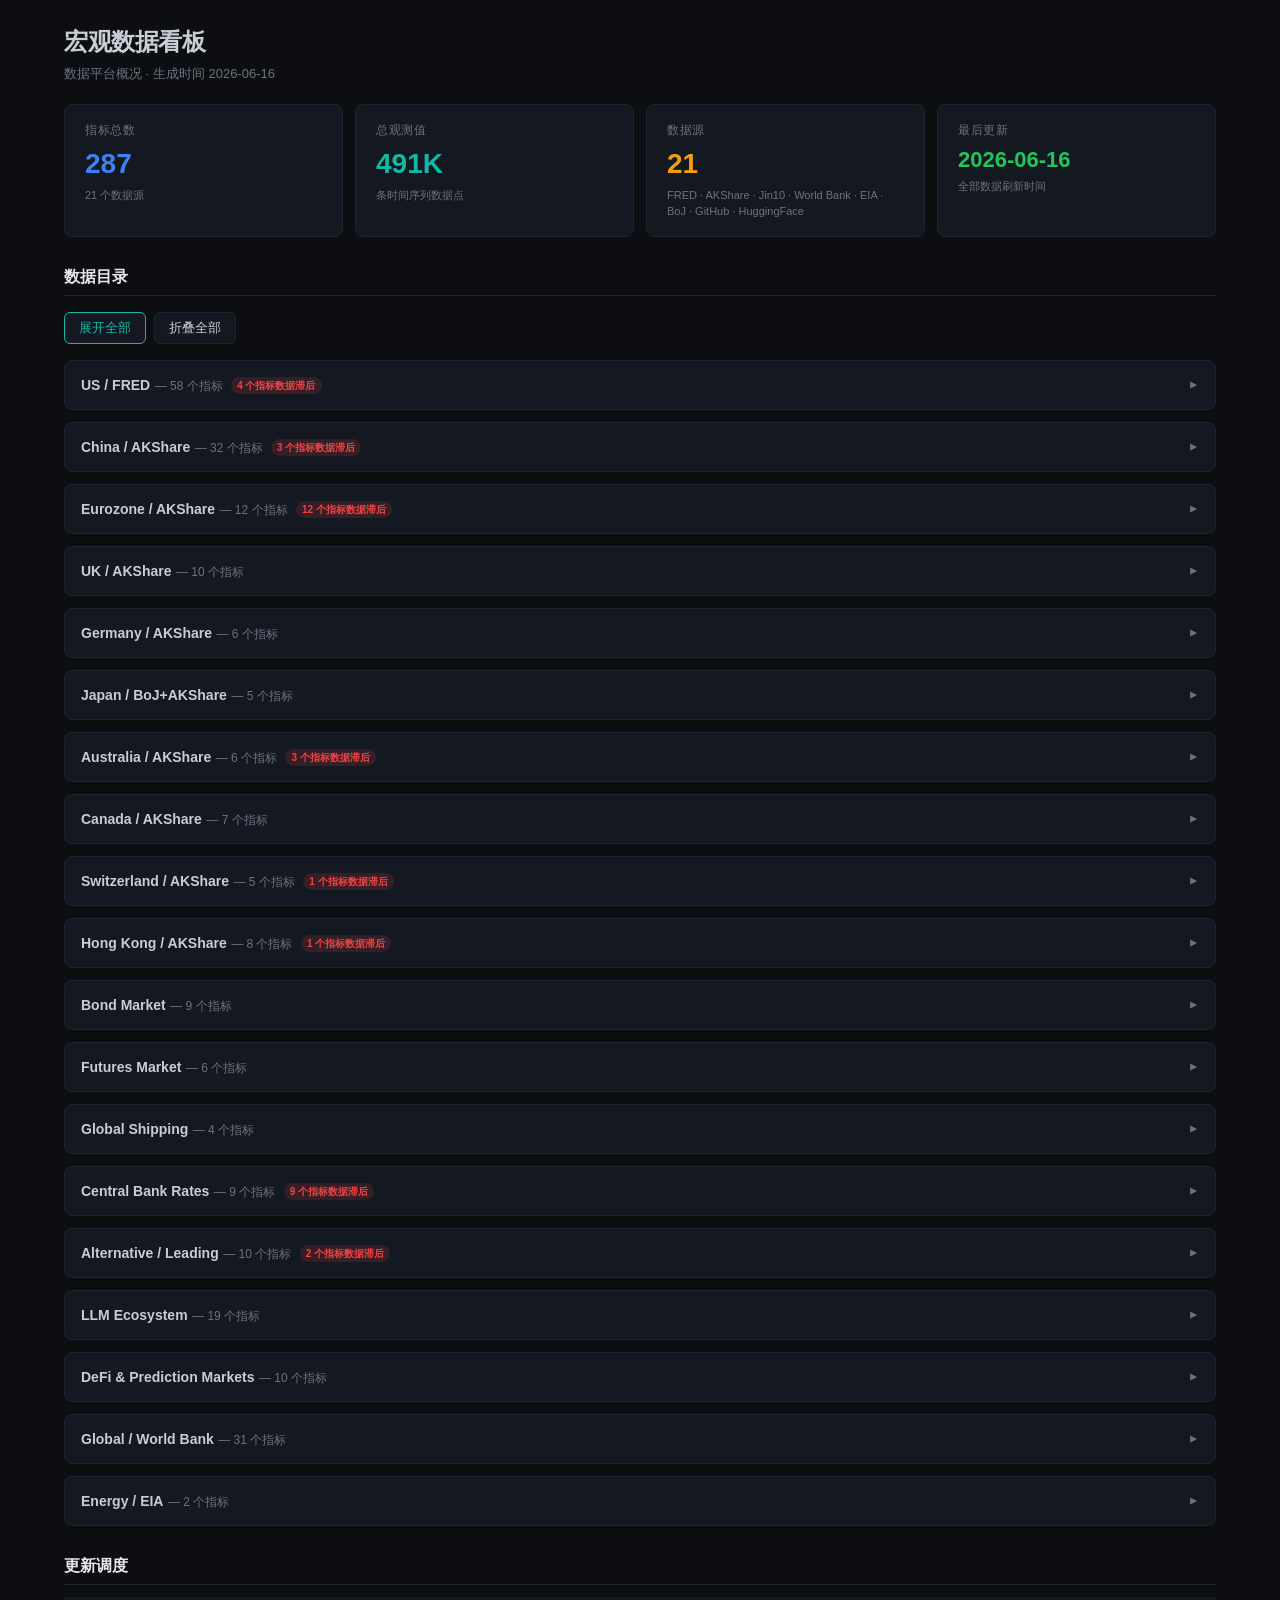
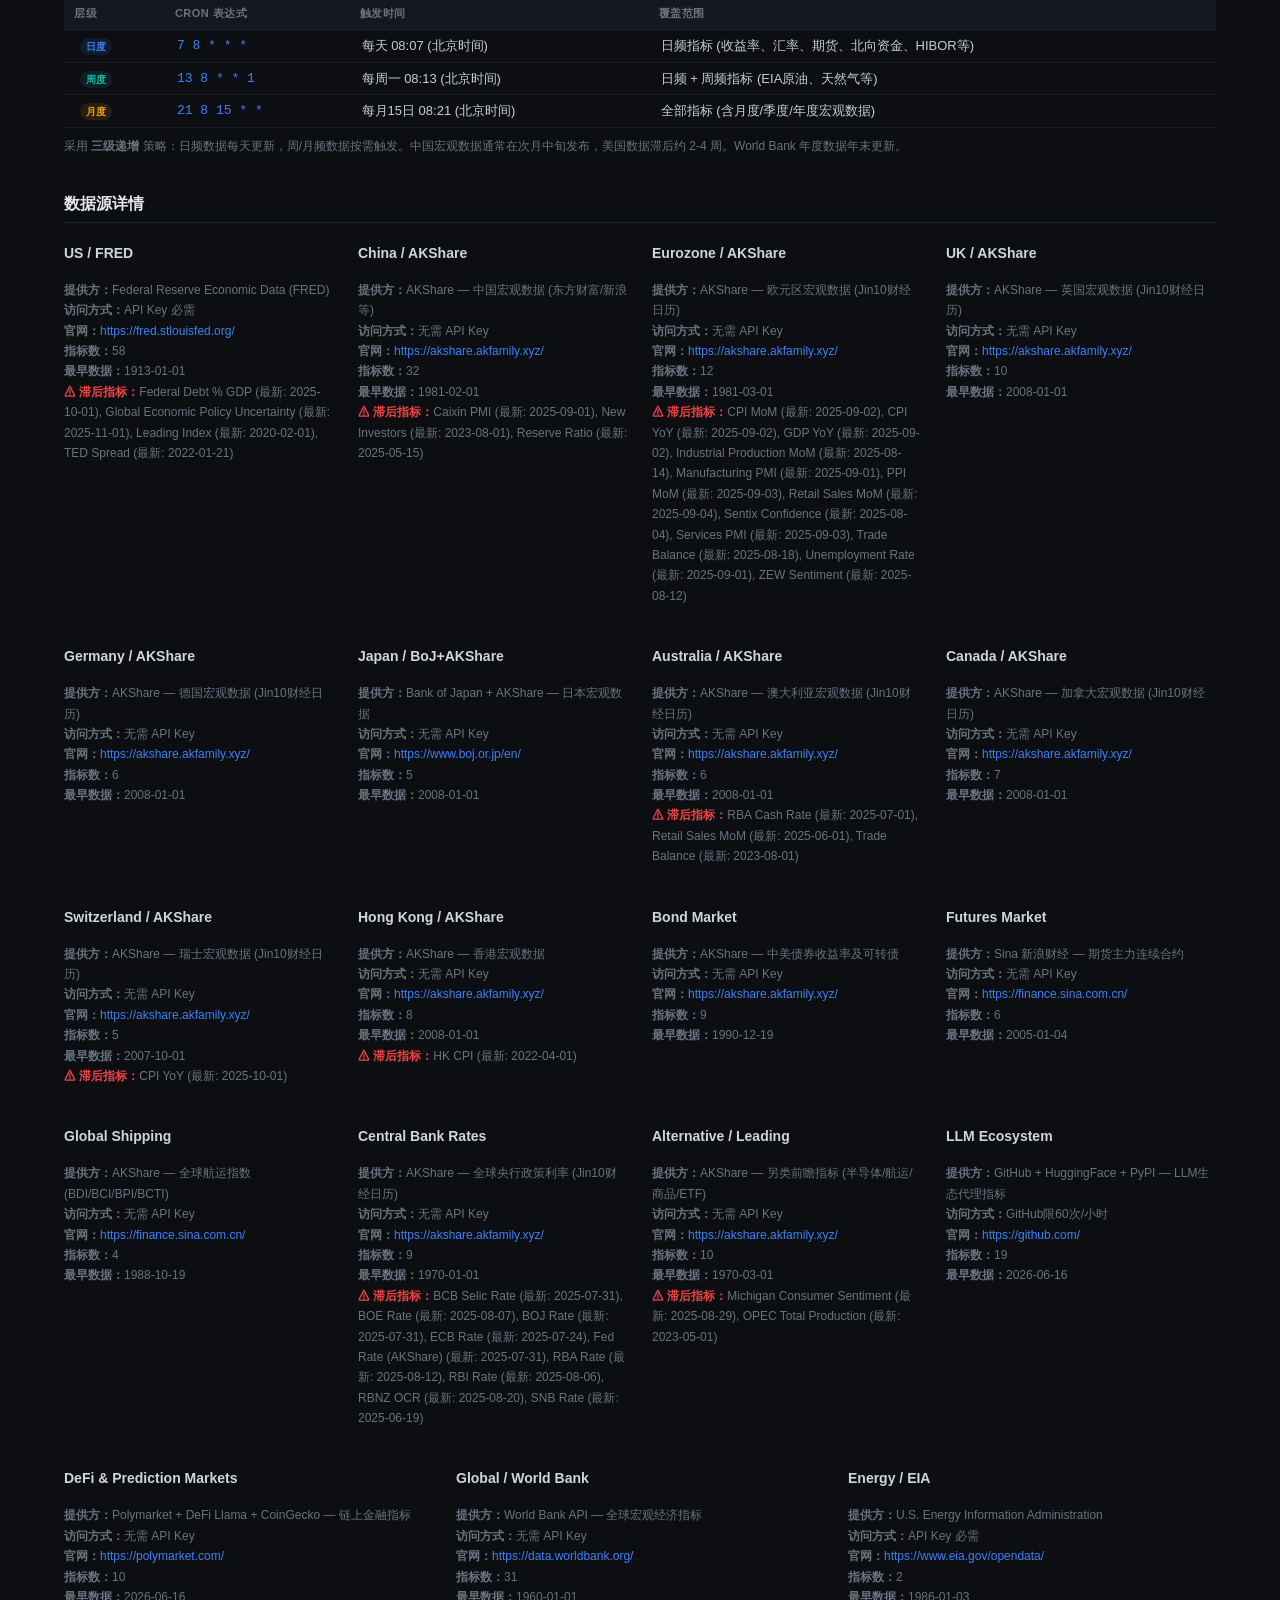
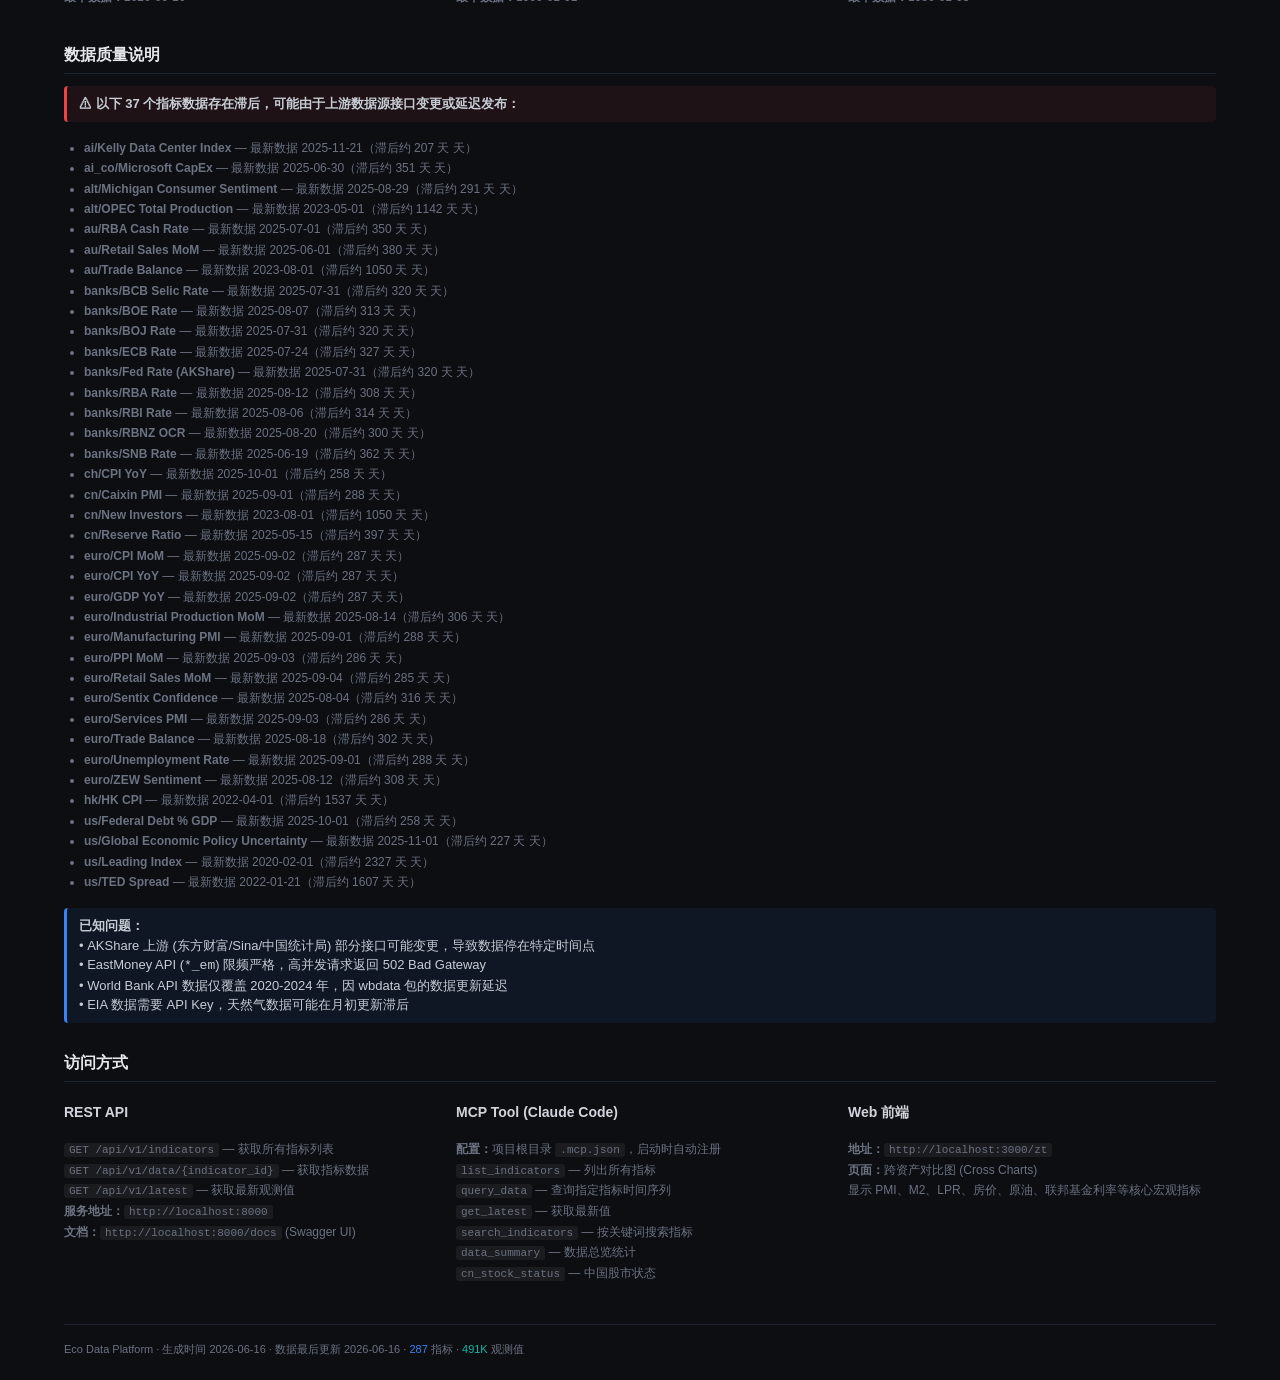
<file: report.html>
<!DOCTYPE html>
<html lang="zh-CN">
<head>
<meta charset="utf-8">
<meta name="viewport" content="width=device-width, initial-scale=1">
<title>Eco Data — 宏观数据看板</title>
<style>
:root {
  --bg: #0c0e12;
  --card: #141820;
  --border: #1e2430;
  --text: #c8cdd4;
  --dim: #6b7280;
  --accent: #3b82f6;
  --green: #22c55e;
  --amber: #f59e0b;
  --red: #ef4444;
  --teal: #14b8a6;
}
* { margin:0; padding:0; box-sizing:border-box; }
body {
  background: var(--bg); color: var(--text);
  font-family: -apple-system, BlinkMacSystemFont, 'Segoe UI', Roboto, 'Noto Sans SC', sans-serif;
  line-height: 1.5; padding: 24px; max-width: 1200px; margin: 0 auto;
}
h1 { font-size: 24px; font-weight: 700; letter-spacing: -0.5px; }
h2 { font-size: 16px; font-weight: 600; color: #e5e7eb; margin: 28px 0 12px; padding-bottom: 6px; border-bottom: 1px solid var(--border); }
h3 { font-size: 14px; font-weight: 600; color: #d1d5db; margin: 8px 0; }

.cards { display:grid; grid-template-columns: repeat(auto-fit, minmax(160px,1fr)); gap:12px; margin: 20px 0; }
.card {
  background: var(--card); border: 1px solid var(--border); border-radius: 8px;
  padding: 16px 20px;
}
.card .label { font-size: 12px; color: var(--dim); text-transform: uppercase; letter-spacing: 0.5px; }
.card .value { font-size: 28px; font-weight: 700; margin-top: 4px; }
.card .sub { font-size: 11px; color: var(--dim); margin-top: 2px; }

.section { margin: 16px 0; }

.toolbar {
  display:flex; gap:8px; margin: 16px 0; flex-wrap:wrap;
}
.toolbar button {
  background: var(--card); border: 1px solid var(--border); color: var(--text);
  padding: 6px 14px; border-radius: 6px; cursor: pointer; font-size: 13px;
  transition: all .15s;
}
.toolbar button:hover { border-color: var(--accent); color: #fff; }
.toolbar button.expand-all { border-color: var(--teal); color: var(--teal); }

table { width:100%; border-collapse: collapse; font-size: 13px; }
thead th {
  text-align: left; padding: 8px 10px; font-size: 11px; text-transform: uppercase;
  color: var(--dim); letter-spacing: 0.5px; border-bottom: 1px solid var(--border);
  position: sticky; top: 0; background: var(--card); z-index: 1;
}
tbody td { padding: 7px 10px; border-bottom: 1px solid #1a1d25; }
tbody tr:hover { background: rgba(255,255,255,0.02); }
td.num { text-align: right; font-variant-numeric: tabular-nums; }
td.range { color: var(--dim); font-size: 12px; white-space: nowrap; }

.source-group {
  background: var(--card); border: 1px solid var(--border); border-radius: 8px;
  margin-bottom: 12px; overflow: hidden;
}
.source-header {
  display:flex; align-items:center; justify-content:space-between;
  padding: 12px 16px; cursor: pointer; user-select: none;
  transition: background .1s;
}
.source-header:hover { background: rgba(255,255,255,0.03); }
.source-header .src-label { font-weight: 600; font-size: 14px; }
.source-header .src-count { font-size: 12px; color: var(--dim); }
.source-header .src-arrow { color: var(--dim); transition: transform .2s; font-size: 12px; }
.source-group.collapsed .source-header .src-arrow { transform: rotate(-90deg); }
.source-group.collapsed table { display: none; }
.source-body { overflow-x: auto; }

.badge {
  display:inline-block; font-size: 10px; padding: 1px 6px; border-radius: 10px;
  font-weight: 600; margin-left: 4px; vertical-align: middle;
}
.badge-stale { background: rgba(239,68,68,0.15); color: var(--red); }
.badge-daily { background: rgba(59,130,246,0.12); color: var(--accent); }
.badge-monthly { background: rgba(20,184,166,0.12); color: var(--teal); }
.badge-quarterly { background: rgba(245,158,11,0.12); color: var(--amber); }

.cron-table td { padding: 6px 12px; }
.cron-table .cron { font-family: 'SF Mono', 'Fira Code', monospace; color: var(--accent); }

.note { font-size: 12px; color: var(--dim); padding: 8px 0; line-height: 1.7; }
.note a { color: var(--accent); text-decoration: none; }
.note a:hover { text-decoration: underline; }
.note code {
  background: rgba(255,255,255,0.06); padding: 1px 5px; border-radius: 3px;
  font-size: 11px; font-family: 'SF Mono', 'Fira Code', monospace;
}

.footer { margin-top: 32px; padding-top: 16px; border-top: 1px solid var(--border); font-size: 11px; color: var(--dim); }
.row { display:flex; gap:24px; flex-wrap:wrap; }
.col { flex:1; min-width: 260px; }

.warn { background: rgba(239,68,68,0.08); border-left: 3px solid var(--red); padding: 8px 12px; border-radius: 4px; font-size: 13px; margin: 8px 0; }
.info { background: rgba(59,130,246,0.08); border-left: 3px solid var(--accent); padding: 8px 12px; border-radius: 4px; font-size: 13px; margin: 8px 0; }
</style>
</head>
<body>

<h1>宏观数据看板</h1>
<p style="color:var(--dim);font-size:13px;margin-top:4px;">
  数据平台概况 &middot; 生成时间 2026-06-16
</p>

<!-- Overview Cards -->
<div class="cards">
  <div class="card">
    <div class="label">指标总数</div>
    <div class="value" style="color:var(--accent)">287</div>
    <div class="sub">21 个数据源</div>
  </div>
  <div class="card">
    <div class="label">总观测值</div>
    <div class="value" style="color:var(--teal)">491K</div>
    <div class="sub">条时间序列数据点</div>
  </div>
  <div class="card">
    <div class="label">数据源</div>
    <div class="value" style="color:var(--amber)">21</div>
    <div class="sub">FRED · AKShare · Jin10 · World Bank · EIA · BoJ · GitHub · HuggingFace</div>
  </div>
  <div class="card">
    <div class="label">最后更新</div>
    <div class="value" style="font-size:22px;color:var(--green)">2026-06-16</div>
    <div class="sub">全部数据刷新时间</div>
  </div>
</div>

<!-- Data Catalog -->
<h2>数据目录</h2>
<div class="toolbar">
  <button class="expand-all" onclick="expandAll()">展开全部</button>
  <button onclick="collapseAll()">折叠全部</button>
</div>

<div class="source-group collapsed">
  <div class="source-header" onclick="toggleSource(this)">
    <span>
      <span class="src-label">US / FRED</span>
      <span class="src-count"> — 58 个指标</span> <span class="badge badge-stale">4 个指标数据滞后</span>
    </span>
    <span class="src-arrow">▼</span>
  </div>
  <div class="source-body">
    <table>
      <thead><tr>
        <th>指标</th><th>描述</th><th>频率</th><th>数据量</th><th>时间范围</th><th>更新时间</th><th>状态</th>
      </tr></thead>
      <tbody>
        <tr>
          <td><strong>10Y Treasury Yield</strong></td>
          <td style="color:var(--dim)">10-Year Treasury Constant Maturity Rate (%, Daily)</td>
          <td><span class="badge badge-daily">日度</span></td>
          <td class="num">16K</td>
          <td class="range">1962-01-02 ~ 2026-06-12</td>
          <td class="range">2026-06-16</td>
          <td style="color:var(--green)"> ✓ 正常</td>
        </tr>
        <tr>
          <td><strong>10Y-2Y Spread</strong></td>
          <td style="color:var(--dim)">US 10Y-2Y Treasury Spread (%, Daily)</td>
          <td><span class="badge badge-daily">日度</span></td>
          <td class="num">13K</td>
          <td class="range">1976-06-01 ~ 2026-06-15</td>
          <td class="range">2026-06-16</td>
          <td style="color:var(--green)"> ✓ 正常</td>
        </tr>
        <tr>
          <td><strong>10Y-3M Spread</strong></td>
          <td style="color:var(--dim)">US 10Y-3M Treasury Spread (%, Daily)</td>
          <td><span class="badge badge-daily">日度</span></td>
          <td class="num">11K</td>
          <td class="range">1982-01-04 ~ 2026-06-15</td>
          <td class="range">2026-06-16</td>
          <td style="color:var(--green)"> ✓ 正常</td>
        </tr>
        <tr>
          <td><strong>2Y Treasury Yield</strong></td>
          <td style="color:var(--dim)">2-Year Treasury Constant Maturity Rate (%, Daily)</td>
          <td><span class="badge badge-daily">日度</span></td>
          <td class="num">13K</td>
          <td class="range">1976-06-01 ~ 2026-06-12</td>
          <td class="range">2026-06-16</td>
          <td style="color:var(--green)"> ✓ 正常</td>
        </tr>
        <tr>
          <td><strong>AAA 10Y Spread</strong></td>
          <td style="color:var(--dim)">Moody's Aaa - 10Y Treasury Spread (%, Daily). Credit spread, AAA corporate bond premium, investment grade credit.</td>
          <td><span class="badge badge-daily">日度</span></td>
          <td class="num">11K</td>
          <td class="range">1983-01-03 ~ 2026-06-12</td>
          <td class="range">2026-06-16</td>
          <td style="color:var(--green)"> ✓ 正常</td>
        </tr>
        <tr>
          <td><strong>Australia 10Y Yield</strong></td>
          <td style="color:var(--dim)">Australia 10Y Government Bond Yield (%, Monthly)</td>
          <td><span class="badge badge-monthly">月度</span></td>
          <td class="num">683</td>
          <td class="range">1969-07-01 ~ 2026-05-01</td>
          <td class="range">2026-06-16</td>
          <td style="color:var(--green)"> ✓ 正常</td>
        </tr>
        <tr>
          <td><strong>Avg Hourly Earnings</strong></td>
          <td style="color:var(--dim)">US Average Hourly Earnings ($/hr, Monthly)</td>
          <td><span class="badge badge-monthly">月度</span></td>
          <td class="num">749</td>
          <td class="range">1964-01-01 ~ 2026-05-01</td>
          <td class="range">2026-06-16</td>
          <td style="color:var(--green)"> ✓ 正常</td>
        </tr>
        <tr>
          <td><strong>BAA 10Y Spread</strong></td>
          <td style="color:var(--dim)">Moody's Baa - 10Y Treasury Spread (%, Daily). Credit spread, corporate bond risk premium, high-grade credit.</td>
          <td><span class="badge badge-daily">日度</span></td>
          <td class="num">10K</td>
          <td class="range">1986-01-02 ~ 2026-06-12</td>
          <td class="range">2026-06-16</td>
          <td style="color:var(--green)"> ✓ 正常</td>
        </tr>
        <tr>
          <td><strong>Building Permits</strong></td>
          <td style="color:var(--dim)">US Building Permits: Total (thousands, Monthly)</td>
          <td><span class="badge badge-monthly">月度</span></td>
          <td class="num">796</td>
          <td class="range">1960-01-01 ~ 2026-04-01</td>
          <td class="range">2026-06-16</td>
          <td style="color:var(--green)"> ✓ 正常</td>
        </tr>
        <tr>
          <td><strong>CPI</strong></td>
          <td style="color:var(--dim)">US CPI (1982-84=100, Monthly)</td>
          <td><span class="badge badge-monthly">月度</span></td>
          <td class="num">952</td>
          <td class="range">1947-01-01 ~ 2026-05-01</td>
          <td class="range">2026-06-16</td>
          <td style="color:var(--green)"> ✓ 正常</td>
        </tr>
        <tr>
          <td><strong>Canada 10Y Yield</strong></td>
          <td style="color:var(--dim)">Canada 10Y Government Bond Yield (%, Monthly)</td>
          <td><span class="badge badge-monthly">月度</span></td>
          <td class="num">857</td>
          <td class="range">1955-01-01 ~ 2026-05-01</td>
          <td class="range">2026-06-16</td>
          <td style="color:var(--green)"> ✓ 正常</td>
        </tr>
        <tr>
          <td><strong>Capacity Utilization</strong></td>
          <td style="color:var(--dim)">US Capacity Utilization Total Industry (%, Monthly)</td>
          <td><span class="badge badge-monthly">月度</span></td>
          <td class="num">713</td>
          <td class="range">1967-01-01 ~ 2026-05-01</td>
          <td class="range">2026-06-16</td>
          <td style="color:var(--green)"> ✓ 正常</td>
        </tr>
        <tr>
          <td><strong>Case-Shiller HPI</strong></td>
          <td style="color:var(--dim)">S&P/Case-Shiller US Home Price Index (Monthly)</td>
          <td><span class="badge badge-monthly">月度</span></td>
          <td class="num">471</td>
          <td class="range">1987-01-01 ~ 2026-03-01</td>
          <td class="range">2026-06-16</td>
          <td style="color:var(--green)"> ✓ 正常</td>
        </tr>
        <tr>
          <td><strong>Chicago Fed Activity</strong></td>
          <td style="color:var(--dim)">Chicago Fed National Activity Index (Monthly)</td>
          <td><span class="badge badge-monthly">月度</span></td>
          <td class="num">710</td>
          <td class="range">1967-03-01 ~ 2026-04-01</td>
          <td class="range">2026-06-16</td>
          <td style="color:var(--green)"> ✓ 正常</td>
        </tr>
        <tr>
          <td><strong>Core CPI</strong></td>
          <td style="color:var(--dim)">US Core CPI (ex Food & Energy, Monthly)</td>
          <td><span class="badge badge-monthly">月度</span></td>
          <td class="num">832</td>
          <td class="range">1957-01-01 ~ 2026-05-01</td>
          <td class="range">2026-06-16</td>
          <td style="color:var(--green)"> ✓ 正常</td>
        </tr>
        <tr>
          <td><strong>Core PCE</strong></td>
          <td style="color:var(--dim)">US Core PCE ex Food & Energy (Index, Monthly)</td>
          <td><span class="badge badge-monthly">月度</span></td>
          <td class="num">808</td>
          <td class="range">1959-01-01 ~ 2026-04-01</td>
          <td class="range">2026-06-16</td>
          <td style="color:var(--green)"> ✓ 正常</td>
        </tr>
        <tr>
          <td><strong>DXY Trade-Weighted USD</strong></td>
          <td style="color:var(--dim)">Trade Weighted US Dollar Index: Broad (Daily)</td>
          <td><span class="badge badge-daily">日度</span></td>
          <td class="num">5K</td>
          <td class="range">2006-01-02 ~ 2026-06-12</td>
          <td class="range">2026-06-16</td>
          <td style="color:var(--green)"> ✓ 正常</td>
        </tr>
        <tr>
          <td><strong>Durable Goods Orders</strong></td>
          <td style="color:var(--dim)">US Durable Goods New Orders (Millions, Monthly)</td>
          <td><span class="badge badge-monthly">月度</span></td>
          <td class="num">411</td>
          <td class="range">1992-02-01 ~ 2026-04-01</td>
          <td class="range">2026-06-16</td>
          <td style="color:var(--green)"> ✓ 正常</td>
        </tr>
        <tr>
          <td><strong>ECB Rate (FRED)</strong></td>
          <td style="color:var(--dim)">ECB Deposit Facility Rate (%, FRED)</td>
          <td><span class="badge badge-monthly">月度</span></td>
          <td class="num">10K</td>
          <td class="range">1999-01-01 ~ 2026-06-15</td>
          <td class="range">2026-06-16</td>
          <td style="color:var(--green)"> ✓ 正常</td>
        </tr>
        <tr>
          <td><strong>Empire State Mfg</strong></td>
          <td style="color:var(--dim)">NY Empire State Manufacturing Survey — General Business Conditions (Monthly)</td>
          <td><span class="badge badge-monthly">月度</span></td>
          <td class="num">300</td>
          <td class="range">2001-07-01 ~ 2026-06-01</td>
          <td class="range">2026-06-16</td>
          <td style="color:var(--green)"> ✓ 正常</td>
        </tr>
        <tr>
          <td><strong>Fed Funds Rate</strong></td>
          <td style="color:var(--dim)">Federal Funds Effective Rate (%, Monthly)</td>
          <td><span class="badge badge-monthly">月度</span></td>
          <td class="num">863</td>
          <td class="range">1954-07-01 ~ 2026-05-01</td>
          <td class="range">2026-06-16</td>
          <td style="color:var(--green)"> ✓ 正常</td>
        </tr>
        <tr>
          <td><strong>Federal Debt % GDP</strong></td>
          <td style="color:var(--dim)">US Federal Debt as % of GDP (Quarterly)</td>
          <td><span class="badge badge-quarterly">季度</span></td>
          <td class="num">240</td>
          <td class="range">1966-01-01 ~ 2025-10-01</td>
          <td class="range">2026-06-16</td>
          <td style="color:var(--red)"> ⚠ 滞后</td>
        </tr>
        <tr>
          <td><strong>Financial Stress Index</strong></td>
          <td style="color:var(--dim)">St. Louis Fed Financial Stress Index (Weekly, negative=low stress)</td>
          <td><span class="badge badge-weekly">周度</span></td>
          <td class="num">2K</td>
          <td class="range">1993-12-31 ~ 2026-06-05</td>
          <td class="range">2026-06-16</td>
          <td style="color:var(--green)"> ✓ 正常</td>
        </tr>
        <tr>
          <td><strong>France 10Y Yield</strong></td>
          <td style="color:var(--dim)">France 10Y Government Bond Yield (%, Monthly)</td>
          <td><span class="badge badge-monthly">月度</span></td>
          <td class="num">797</td>
          <td class="range">1960-01-01 ~ 2026-05-01</td>
          <td class="range">2026-06-16</td>
          <td style="color:var(--green)"> ✓ 正常</td>
        </tr>
        <tr>
          <td><strong>GDP</strong></td>
          <td style="color:var(--dim)">US GDP (Billions, SAAR, Quarterly)</td>
          <td><span class="badge badge-quarterly">季度</span></td>
          <td class="num">317</td>
          <td class="range">1947-01-01 ~ 2026-01-01</td>
          <td class="range">2026-06-16</td>
          <td style="color:var(--green)"> ✓ 正常</td>
        </tr>
        <tr>
          <td><strong>Germany 10Y Yield</strong></td>
          <td style="color:var(--dim)">Germany 10Y Government Bond Yield (%, Monthly)</td>
          <td><span class="badge badge-monthly">月度</span></td>
          <td class="num">841</td>
          <td class="range">1956-05-01 ~ 2026-05-01</td>
          <td class="range">2026-06-16</td>
          <td style="color:var(--green)"> ✓ 正常</td>
        </tr>
        <tr>
          <td><strong>Global Economic Policy Uncertainty</strong></td>
          <td style="color:var(--dim)">Global Economic Policy Uncertainty Index (Monthly). Global policy uncertainty, economic policy uncertainty EPU, geopolitical risk.</td>
          <td><span class="badge badge-monthly">月度</span></td>
          <td class="num">347</td>
          <td class="range">1997-01-01 ~ 2025-11-01</td>
          <td class="range">2026-06-16</td>
          <td style="color:var(--red)"> ⚠ 滞后</td>
        </tr>
        <tr>
          <td><strong>HY OAS Spread</strong></td>
          <td style="color:var(--dim)">ICE BofA US High Yield Option-Adjusted Spread (%, Daily). Credit spread, high yield bond OAS, junk bond risk premium.</td>
          <td><span class="badge badge-daily">日度</span></td>
          <td class="num">785</td>
          <td class="range">2023-06-16 ~ 2026-06-12</td>
          <td class="range">2026-06-16</td>
          <td style="color:var(--green)"> ✓ 正常</td>
        </tr>
        <tr>
          <td><strong>Housing Starts</strong></td>
          <td style="color:var(--dim)">US Housing Starts: Total (thousands, Monthly)</td>
          <td><span class="badge badge-monthly">月度</span></td>
          <td class="num">808</td>
          <td class="range">1959-01-01 ~ 2026-04-01</td>
          <td class="range">2026-06-16</td>
          <td style="color:var(--green)"> ✓ 正常</td>
        </tr>
        <tr>
          <td><strong>Industrial Production</strong></td>
          <td style="color:var(--dim)">US Industrial Production Index (Monthly)</td>
          <td><span class="badge badge-monthly">月度</span></td>
          <td class="num">1K</td>
          <td class="range">1919-01-01 ~ 2026-05-01</td>
          <td class="range">2026-06-16</td>
          <td style="color:var(--green)"> ✓ 正常</td>
        </tr>
        <tr>
          <td><strong>Italy 10Y Yield</strong></td>
          <td style="color:var(--dim)">Italy 10Y Government Bond Yield (%, Monthly)</td>
          <td><span class="badge badge-monthly">月度</span></td>
          <td class="num">422</td>
          <td class="range">1991-03-01 ~ 2026-04-01</td>
          <td class="range">2026-06-16</td>
          <td style="color:var(--green)"> ✓ 正常</td>
        </tr>
        <tr>
          <td><strong>Job Openings JOLTS</strong></td>
          <td style="color:var(--dim)">US Job Openings: Total Nonfarm (thousands, Monthly)</td>
          <td><span class="badge badge-monthly">月度</span></td>
          <td class="num">305</td>
          <td class="range">2000-12-01 ~ 2026-04-01</td>
          <td class="range">2026-06-16</td>
          <td style="color:var(--green)"> ✓ 正常</td>
        </tr>
        <tr>
          <td><strong>Korea 10Y Yield</strong></td>
          <td style="color:var(--dim)">Korea 10Y Government Bond Yield (%, Monthly)</td>
          <td><span class="badge badge-monthly">月度</span></td>
          <td class="num">308</td>
          <td class="range">2000-10-01 ~ 2026-05-01</td>
          <td class="range">2026-06-16</td>
          <td style="color:var(--green)"> ✓ 正常</td>
        </tr>
        <tr>
          <td><strong>Labor Force Participation</strong></td>
          <td style="color:var(--dim)">US Labor Force Participation Rate (%, Monthly)</td>
          <td><span class="badge badge-monthly">月度</span></td>
          <td class="num">940</td>
          <td class="range">1948-01-01 ~ 2026-05-01</td>
          <td class="range">2026-06-16</td>
          <td style="color:var(--green)"> ✓ 正常</td>
        </tr>
        <tr>
          <td><strong>Leading Index</strong></td>
          <td style="color:var(--dim)">US Leading Index (Monthly, stale 2020)</td>
          <td><span class="badge badge-monthly">月度</span></td>
          <td class="num">458</td>
          <td class="range">1982-01-01 ~ 2020-02-01</td>
          <td class="range">2026-06-16</td>
          <td style="color:var(--red)"> ⚠ 滞后</td>
        </tr>
        <tr>
          <td><strong>M2 Money Supply</strong></td>
          <td style="color:var(--dim)">US M2 Money Supply (Billions, Monthly)</td>
          <td><span class="badge badge-monthly">月度</span></td>
          <td class="num">808</td>
          <td class="range">1959-01-01 ~ 2026-04-01</td>
          <td class="range">2026-06-16</td>
          <td style="color:var(--green)"> ✓ 正常</td>
        </tr>
        <tr>
          <td><strong>NFCI</strong></td>
          <td style="color:var(--dim)">Chicago Fed National Financial Conditions Index (Weekly, negative=loose)</td>
          <td><span class="badge badge-weekly">周度</span></td>
          <td class="num">3K</td>
          <td class="range">1971-01-08 ~ 2026-06-05</td>
          <td class="range">2026-06-16</td>
          <td style="color:var(--green)"> ✓ 正常</td>
        </tr>
        <tr>
          <td><strong>Nonfarm Payrolls</strong></td>
          <td style="color:var(--dim)">US Nonfarm Payrolls (thousands, Monthly)</td>
          <td><span class="badge badge-monthly">月度</span></td>
          <td class="num">1K</td>
          <td class="range">1939-01-01 ~ 2026-05-01</td>
          <td class="range">2026-06-16</td>
          <td style="color:var(--green)"> ✓ 正常</td>
        </tr>
        <tr>
          <td><strong>PCE</strong></td>
          <td style="color:var(--dim)">US Personal Consumption Expenditures (Billions, Monthly)</td>
          <td><span class="badge badge-monthly">月度</span></td>
          <td class="num">808</td>
          <td class="range">1959-01-01 ~ 2026-04-01</td>
          <td class="range">2026-06-16</td>
          <td style="color:var(--green)"> ✓ 正常</td>
        </tr>
        <tr>
          <td><strong>PPI All Commodities</strong></td>
          <td style="color:var(--dim)">US PPI All Commodities (Index, Monthly)</td>
          <td><span class="badge badge-monthly">月度</span></td>
          <td class="num">1K</td>
          <td class="range">1913-01-01 ~ 2026-05-01</td>
          <td class="range">2026-06-16</td>
          <td style="color:var(--green)"> ✓ 正常</td>
        </tr>
        <tr>
          <td><strong>Real GDP</strong></td>
          <td style="color:var(--dim)">US Real GDP (Billions, Quarterly)</td>
          <td><span class="badge badge-quarterly">季度</span></td>
          <td class="num">317</td>
          <td class="range">1947-01-01 ~ 2026-01-01</td>
          <td class="range">2026-06-16</td>
          <td style="color:var(--green)"> ✓ 正常</td>
        </tr>
        <tr>
          <td><strong>Retail Sales</strong></td>
          <td style="color:var(--dim)">US Retail Sales (Monthly)</td>
          <td><span class="badge badge-monthly">月度</span></td>
          <td class="num">412</td>
          <td class="range">1992-01-01 ~ 2026-04-01</td>
          <td class="range">2026-06-16</td>
          <td style="color:var(--green)"> ✓ 正常</td>
        </tr>
        <tr>
          <td><strong>Spain 10Y Yield</strong></td>
          <td style="color:var(--dim)">Spain 10Y Government Bond Yield (%, Monthly)</td>
          <td><span class="badge badge-monthly">月度</span></td>
          <td class="num">557</td>
          <td class="range">1980-01-01 ~ 2026-05-01</td>
          <td class="range">2026-06-16</td>
          <td style="color:var(--green)"> ✓ 正常</td>
        </tr>
        <tr>
          <td><strong>TED Spread</strong></td>
          <td style="color:var(--dim)">TED Spread — 3M LIBOR-TBill (%, Daily, stale 2022). Credit spread, interbank risk, funding market stress.</td>
          <td><span class="badge badge-daily">日度</span></td>
          <td class="num">9K</td>
          <td class="range">1986-01-02 ~ 2022-01-21</td>
          <td class="range">2026-06-16</td>
          <td style="color:var(--red)"> ⚠ 滞后</td>
        </tr>
        <tr>
          <td><strong>Trade Balance</strong></td>
          <td style="color:var(--dim)">US Trade Balance (Monthly)</td>
          <td><span class="badge badge-monthly">月度</span></td>
          <td class="num">412</td>
          <td class="range">1992-01-01 ~ 2026-04-01</td>
          <td class="range">2026-06-16</td>
          <td style="color:var(--green)"> ✓ 正常</td>
        </tr>
        <tr>
          <td><strong>U6 Unemployment Rate</strong></td>
          <td style="color:var(--dim)">US U6 Broader Unemployment Rate (%, Monthly)</td>
          <td><span class="badge badge-monthly">月度</span></td>
          <td class="num">388</td>
          <td class="range">1994-01-01 ~ 2026-05-01</td>
          <td class="range">2026-06-16</td>
          <td style="color:var(--green)"> ✓ 正常</td>
        </tr>
        <tr>
          <td><strong>UK 10Y Yield</strong></td>
          <td style="color:var(--dim)">UK 10Y Government Bond Yield (%, Monthly)</td>
          <td><span class="badge badge-monthly">月度</span></td>
          <td class="num">797</td>
          <td class="range">1960-01-01 ~ 2026-05-01</td>
          <td class="range">2026-06-16</td>
          <td style="color:var(--green)"> ✓ 正常</td>
        </tr>
        <tr>
          <td><strong>USD/AUD</strong></td>
          <td style="color:var(--dim)">USD/AUD Exchange Rate (FRED, Daily)</td>
          <td><span class="badge badge-daily">日度</span></td>
          <td class="num">14K</td>
          <td class="range">1971-01-04 ~ 2026-06-12</td>
          <td class="range">2026-06-16</td>
          <td style="color:var(--green)"> ✓ 正常</td>
        </tr>
        <tr>
          <td><strong>USD/BRL</strong></td>
          <td style="color:var(--dim)">USD/BRL Exchange Rate (FRED, Daily)</td>
          <td><span class="badge badge-daily">日度</span></td>
          <td class="num">8K</td>
          <td class="range">1995-01-02 ~ 2026-06-12</td>
          <td class="range">2026-06-16</td>
          <td style="color:var(--green)"> ✓ 正常</td>
        </tr>
        <tr>
          <td><strong>USD/CAD</strong></td>
          <td style="color:var(--dim)">USD/CAD Exchange Rate (FRED, Daily)</td>
          <td><span class="badge badge-daily">日度</span></td>
          <td class="num">14K</td>
          <td class="range">1971-01-04 ~ 2026-06-12</td>
          <td class="range">2026-06-16</td>
          <td style="color:var(--green)"> ✓ 正常</td>
        </tr>
        <tr>
          <td><strong>USD/CNY</strong></td>
          <td style="color:var(--dim)">USD/CNY Exchange Rate (FRED, Daily)</td>
          <td><span class="badge badge-daily">日度</span></td>
          <td class="num">11K</td>
          <td class="range">1981-01-02 ~ 2026-06-12</td>
          <td class="range">2026-06-16</td>
          <td style="color:var(--green)"> ✓ 正常</td>
        </tr>
        <tr>
          <td><strong>USD/EUR</strong></td>
          <td style="color:var(--dim)">USD/EUR Exchange Rate (FRED, Daily)</td>
          <td><span class="badge badge-daily">日度</span></td>
          <td class="num">7K</td>
          <td class="range">1999-01-04 ~ 2026-06-12</td>
          <td class="range">2026-06-16</td>
          <td style="color:var(--green)"> ✓ 正常</td>
        </tr>
        <tr>
          <td><strong>USD/GBP</strong></td>
          <td style="color:var(--dim)">USD/GBP Exchange Rate (FRED, Daily)</td>
          <td><span class="badge badge-daily">日度</span></td>
          <td class="num">14K</td>
          <td class="range">1971-01-04 ~ 2026-06-12</td>
          <td class="range">2026-06-16</td>
          <td style="color:var(--green)"> ✓ 正常</td>
        </tr>
        <tr>
          <td><strong>USD/INR</strong></td>
          <td style="color:var(--dim)">USD/INR Exchange Rate (FRED, Daily)</td>
          <td><span class="badge badge-daily">日度</span></td>
          <td class="num">13K</td>
          <td class="range">1973-01-02 ~ 2026-06-12</td>
          <td class="range">2026-06-16</td>
          <td style="color:var(--green)"> ✓ 正常</td>
        </tr>
        <tr>
          <td><strong>USD/JPY</strong></td>
          <td style="color:var(--dim)">USD/JPY Exchange Rate (FRED, Daily)</td>
          <td><span class="badge badge-daily">日度</span></td>
          <td class="num">14K</td>
          <td class="range">1971-01-04 ~ 2026-06-12</td>
          <td class="range">2026-06-16</td>
          <td style="color:var(--green)"> ✓ 正常</td>
        </tr>
        <tr>
          <td><strong>USD/KRW</strong></td>
          <td style="color:var(--dim)">USD/KRW Exchange Rate (FRED, Daily)</td>
          <td><span class="badge badge-daily">日度</span></td>
          <td class="num">11K</td>
          <td class="range">1981-04-13 ~ 2026-06-12</td>
          <td class="range">2026-06-16</td>
          <td style="color:var(--green)"> ✓ 正常</td>
        </tr>
        <tr>
          <td><strong>Unemployment Rate</strong></td>
          <td style="color:var(--dim)">US Unemployment Rate (%, Monthly)</td>
          <td><span class="badge badge-monthly">月度</span></td>
          <td class="num">940</td>
          <td class="range">1948-01-01 ~ 2026-05-01</td>
          <td class="range">2026-06-16</td>
          <td style="color:var(--green)"> ✓ 正常</td>
        </tr>
        <tr>
          <td><strong>VIX</strong></td>
          <td style="color:var(--dim)">CBOE Volatility Index VIX (Daily)</td>
          <td><span class="badge badge-daily">日度</span></td>
          <td class="num">9K</td>
          <td class="range">1990-01-02 ~ 2026-06-12</td>
          <td class="range">2026-06-16</td>
          <td style="color:var(--green)"> ✓ 正常</td>
        </tr>
      </tbody>
    </table>
  </div>
</div>
<div class="source-group collapsed">
  <div class="source-header" onclick="toggleSource(this)">
    <span>
      <span class="src-label">China / AKShare</span>
      <span class="src-count"> — 32 个指标</span> <span class="badge badge-stale">3 个指标数据滞后</span>
    </span>
    <span class="src-arrow">▼</span>
  </div>
  <div class="source-body">
    <table>
      <thead><tr>
        <th>指标</th><th>描述</th><th>频率</th><th>数据量</th><th>时间范围</th><th>更新时间</th><th>状态</th>
      </tr></thead>
      <tbody>
        <tr>
          <td><strong>10Y Bond Yield</strong></td>
          <td style="color:var(--dim)">中国10年期国债收益率 (%). China 10Y government bond yield. Chinese sovereign yield, risk-free rate, bond market.</td>
          <td><span class="badge badge-daily">日度</span></td>
          <td class="num">6K</td>
          <td class="range">2002-01-04 ~ 2026-06-15</td>
          <td class="range">2026-06-15</td>
          <td style="color:var(--green)"> ✓ 正常</td>
        </tr>
        <tr>
          <td><strong>CGPI YoY</strong></td>
          <td style="color:var(--dim)">企业商品价格指数 CGPI 同比 (东方财富). Corporate goods price index CGPI YoY. Chinese wholesale inflation, enterprise input prices.</td>
          <td><span class="badge badge-monthly">月度</span></td>
          <td class="num">256</td>
          <td class="range">2005-01-01 ~ 2026-04-01</td>
          <td class="range">2026-06-16</td>
          <td style="color:var(--green)"> ✓ 正常</td>
        </tr>
        <tr>
          <td><strong>CNY/USD</strong></td>
          <td style="color:var(--dim)">人民币汇率中间价 (美元兑人民币). CNY/USD central parity rate. Chinese yuan exchange rate, renminbi forex.</td>
          <td><span class="badge badge-daily">日度</span></td>
          <td class="num">8K</td>
          <td class="range">1994-01-01 ~ 2026-06-15</td>
          <td class="range">2026-06-15</td>
          <td style="color:var(--green)"> ✓ 正常</td>
        </tr>
        <tr>
          <td><strong>CPI</strong></td>
          <td style="color:var(--dim)">中国 CPI 月度同比/环比. China CPI monthly YoY/MoM. Chinese consumer inflation, price index.</td>
          <td><span class="badge badge-monthly">月度</span></td>
          <td class="num">523</td>
          <td class="range">1996-02-01 ~ 2026-05-01</td>
          <td class="range">2026-06-15</td>
          <td style="color:var(--green)"> ✓ 正常</td>
        </tr>
        <tr>
          <td><strong>Caixin PMI</strong></td>
          <td style="color:var(--dim)">财新制造业 PMI. Caixin manufacturing PMI, China PMI. Chinese private factory survey, SME manufacturing sentiment.</td>
          <td><span class="badge badge-monthly">月度</span></td>
          <td class="num">206</td>
          <td class="range">2012-01-20 ~ 2025-09-01</td>
          <td class="range">2026-06-15</td>
          <td style="color:var(--red)"> ⚠ 滞后</td>
        </tr>
        <tr>
          <td><strong>Carbon Price</strong></td>
          <td style="color:var(--dim)">全国碳排放配额收盘价 (元/吨). China carbon emission allowance price. Chinese carbon market, ETS carbon trading.</td>
          <td><span class="badge badge-daily">日度</span></td>
          <td class="num">3K</td>
          <td class="range">2013-12-19 ~ 2026-06-15</td>
          <td class="range">2026-06-15</td>
          <td style="color:var(--green)"> ✓ 正常</td>
        </tr>
        <tr>
          <td><strong>Consumer Confidence</strong></td>
          <td style="color:var(--dim)">消费者信心指数 (东方财富). Consumer confidence index. Chinese consumer sentiment, household confidence.</td>
          <td><span class="badge badge-monthly">月度</span></td>
          <td class="num">232</td>
          <td class="range">2007-01-01 ~ 2026-04-01</td>
          <td class="range">2026-06-16</td>
          <td style="color:var(--green)"> ✓ 正常</td>
        </tr>
        <tr>
          <td><strong>Consumer Expectation</strong></td>
          <td style="color:var(--dim)">消费者预期指数 (东方财富). Consumer expectation index. Chinese consumer outlook, household expectations.</td>
          <td><span class="badge badge-monthly">月度</span></td>
          <td class="num">232</td>
          <td class="range">2007-01-01 ~ 2026-04-01</td>
          <td class="range">2026-06-16</td>
          <td style="color:var(--green)"> ✓ 正常</td>
        </tr>
        <tr>
          <td><strong>Electricity</strong></td>
          <td style="color:var(--dim)">中国全社会用电量 (亿千瓦时). China electricity consumption. Chinese power usage, energy demand, economic activity proxy.</td>
          <td><span class="badge badge-monthly">月度</span></td>
          <td class="num">238</td>
          <td class="range">2003-12-01 ~ 2026-04-01</td>
          <td class="range">2026-06-15</td>
          <td style="color:var(--green)"> ✓ 正常</td>
        </tr>
        <tr>
          <td><strong>Enterprise Boom</strong></td>
          <td style="color:var(--dim)">企业景气指数. Enterprise boom index. Chinese business climate, corporate sentiment survey.</td>
          <td><span class="badge badge-quarterly">季度</span></td>
          <td class="num">84</td>
          <td class="range">2005-01-01 ~ 2026-01-01</td>
          <td class="range">2026-06-15</td>
          <td style="color:var(--green)"> ✓ 正常</td>
        </tr>
        <tr>
          <td><strong>Fixed Asset Investment</strong></td>
          <td style="color:var(--dim)">中国固定资产投资同比 (%). China fixed asset investment FAI YoY. Chinese infrastructure spending, capex.</td>
          <td><span class="badge badge-monthly">月度</span></td>
          <td class="num">182</td>
          <td class="range">2008-03-01 ~ 2026-04-01</td>
          <td class="range">2026-06-15</td>
          <td style="color:var(--green)"> ✓ 正常</td>
        </tr>
        <tr>
          <td><strong>Foreign Reserves</strong></td>
          <td style="color:var(--dim)">中国外汇储备 (亿美元). China foreign exchange reserves. Chinese FX reserves, central bank reserves.</td>
          <td><span class="badge badge-monthly">月度</span></td>
          <td class="num">221</td>
          <td class="range">2008-01-01 ~ 2026-05-01</td>
          <td class="range">2026-06-15</td>
          <td style="color:var(--green)"> ✓ 正常</td>
        </tr>
        <tr>
          <td><strong>Freight</strong></td>
          <td style="color:var(--dim)">中国货运量. China freight volume. Chinese logistics, transportation, goods movement.</td>
          <td><span class="badge badge-monthly">月度</span></td>
          <td class="num">5K</td>
          <td class="range">2006-03-23 ~ 2026-06-12</td>
          <td class="range">2026-06-15</td>
          <td style="color:var(--green)"> ✓ 正常</td>
        </tr>
        <tr>
          <td><strong>GDP</strong></td>
          <td style="color:var(--dim)">中国 GDP (季度累计, 亿元). China GDP quarterly cumulative. Chinese economy size, national output.</td>
          <td><span class="badge badge-quarterly">季度</span></td>
          <td class="num">21</td>
          <td class="range">2006-01-01 ~ 2026-01-01</td>
          <td class="range">2026-06-15</td>
          <td style="color:var(--green)"> ✓ 正常</td>
        </tr>
        <tr>
          <td><strong>GDP YoY</strong></td>
          <td style="color:var(--dim)">中国 GDP 同比增速 (%). China GDP YoY growth rate. Chinese economic growth, output expansion.</td>
          <td><span class="badge badge-quarterly">季度</span></td>
          <td class="num">79</td>
          <td class="range">2007-01-01 ~ 2026-01-01</td>
          <td class="range">2026-06-15</td>
          <td style="color:var(--green)"> ✓ 正常</td>
        </tr>
        <tr>
          <td><strong>Gold Benchmark</strong></td>
          <td style="color:var(--dim)">上海金基准价早盘价 (元/克). Shanghai gold benchmark AM price. Chinese gold fixing, physical gold price.</td>
          <td><span class="badge badge-daily">日度</span></td>
          <td class="num">2K</td>
          <td class="range">2016-04-18 ~ 2026-06-11</td>
          <td class="range">2026-06-15</td>
          <td style="color:var(--green)"> ✓ 正常</td>
        </tr>
        <tr>
          <td><strong>Industrial Production</strong></td>
          <td style="color:var(--dim)">中国工业增加值同比 (%). China industrial production YoY. Chinese industrial output, factory output.</td>
          <td><span class="badge badge-monthly">月度</span></td>
          <td class="num">565</td>
          <td class="range">1990-03-01 ~ 2026-04-01</td>
          <td class="range">2026-06-15</td>
          <td style="color:var(--green)"> ✓ 正常</td>
        </tr>
        <tr>
          <td><strong>LPR</strong></td>
          <td style="color:var(--dim)">中国贷款市场报价利率 LPR (%). China loan prime rate LPR. Chinese benchmark lending rate, monetary policy rate.</td>
          <td><span class="badge badge-monthly">月度</span></td>
          <td class="num">2K</td>
          <td class="range">2013-10-25 ~ 2026-05-20</td>
          <td class="range">2026-06-15</td>
          <td style="color:var(--green)"> ✓ 正常</td>
        </tr>
        <tr>
          <td><strong>M1 Money Supply</strong></td>
          <td style="color:var(--dim)">中国 M1 货币供应量 (亿元, 东方财富). China M1 money supply. Chinese narrow money, cash and demand deposits.</td>
          <td><span class="badge badge-monthly">月度</span></td>
          <td class="num">221</td>
          <td class="range">2008-01-01 ~ 2026-05-01</td>
          <td class="range">2026-06-16</td>
          <td style="color:var(--green)"> ✓ 正常</td>
        </tr>
        <tr>
          <td><strong>M2 Money Supply</strong></td>
          <td style="color:var(--dim)">中国 M2 货币供应量 (亿元). China M2 money supply. Chinese broad money, monetary aggregate, liquidity.</td>
          <td><span class="badge badge-monthly">月度</span></td>
          <td class="num">221</td>
          <td class="range">2008-01-01 ~ 2026-05-01</td>
          <td class="range">2026-06-15</td>
          <td style="color:var(--green)"> ✓ 正常</td>
        </tr>
        <tr>
          <td><strong>Manufacturing PMI</strong></td>
          <td style="color:var(--dim)">中国官方制造业 PMI. China PMI, China official manufacturing PMI. Chinese factory activity, industrial sentiment, purchasing managers index.</td>
          <td><span class="badge badge-monthly">月度</span></td>
          <td class="num">221</td>
          <td class="range">2008-01-01 ~ 2026-05-01</td>
          <td class="range">2026-06-15</td>
          <td style="color:var(--green)"> ✓ 正常</td>
        </tr>
        <tr>
          <td><strong>Margin Balance</strong></td>
          <td style="color:var(--dim)">融资融券余额 (亿元). Margin trading balance. Chinese margin debt, leveraged positions, A-share sentiment.</td>
          <td><span class="badge badge-daily">日度</span></td>
          <td class="num">4K</td>
          <td class="range">2010-03-31 ~ 2026-06-12</td>
          <td class="range">2026-06-15</td>
          <td style="color:var(--green)"> ✓ 正常</td>
        </tr>
        <tr>
          <td><strong>Market Volume</strong></td>
          <td style="color:var(--dim)">上证指数成交量 (亿股). Shanghai composite volume. Chinese stock market turnover, A-share trading volume.</td>
          <td><span class="badge badge-daily">日度</span></td>
          <td class="num">9K</td>
          <td class="range">1990-12-19 ~ 2026-06-15</td>
          <td class="range">2026-06-15</td>
          <td style="color:var(--green)"> ✓ 正常</td>
        </tr>
        <tr>
          <td><strong>New House Price</strong></td>
          <td style="color:var(--dim)">中国 70 城新建住宅价格指数. China new house price index 70 cities. Chinese property prices, real estate market, housing.</td>
          <td><span class="badge badge-monthly">月度</span></td>
          <td class="num">184</td>
          <td class="range">2011-01-01 ~ 2026-04-01</td>
          <td class="range">2026-06-15</td>
          <td style="color:var(--green)"> ✓ 正常</td>
        </tr>
        <tr>
          <td><strong>New Investors</strong></td>
          <td style="color:var(--dim)">A股新增投资者数量 (万户). New A-share investors. Chinese retail investor accounts, stock market participation.</td>
          <td><span class="badge badge-monthly">月度</span></td>
          <td class="num">101</td>
          <td class="range">2015-04-01 ~ 2023-08-01</td>
          <td class="range">2026-06-15</td>
          <td style="color:var(--red)"> ⚠ 滞后</td>
        </tr>
        <tr>
          <td><strong>Non-Manufacturing PMI</strong></td>
          <td style="color:var(--dim)">中国非制造业 PMI. China non-manufacturing PMI, China services PMI. Chinese services activity, services PMI, construction PMI.</td>
          <td><span class="badge badge-monthly">月度</span></td>
          <td class="num">359</td>
          <td class="range">2007-02-01 ~ 2026-05-01</td>
          <td class="range">2026-06-15</td>
          <td style="color:var(--green)"> ✓ 正常</td>
        </tr>
        <tr>
          <td><strong>North Bound Flow</strong></td>
          <td style="color:var(--dim)">北向资金每日净流入 (亿元). North bound capital flow. Chinese stock connect, foreign inflow A-shares, Shanghai-HK-Shenzhen connect.</td>
          <td><span class="badge badge-daily">日度</span></td>
          <td class="num">3K</td>
          <td class="range">2014-11-17 ~ 2026-06-15</td>
          <td class="range">2026-06-15</td>
          <td style="color:var(--green)"> ✓ 正常</td>
        </tr>
        <tr>
          <td><strong>PPI</strong></td>
          <td style="color:var(--dim)">中国 PPI 月度同比. China PPI monthly YoY. Chinese producer inflation, factory gate prices.</td>
          <td><span class="badge badge-monthly">月度</span></td>
          <td class="num">547</td>
          <td class="range">1995-08-01 ~ 2026-05-01</td>
          <td class="range">2026-06-15</td>
          <td style="color:var(--green)"> ✓ 正常</td>
        </tr>
        <tr>
          <td><strong>Reserve Ratio</strong></td>
          <td style="color:var(--dim)">存款准备金率 (大型金融机构, %). Reserve requirement ratio RRR. Chinese monetary policy, required reserve ratio for large banks.</td>
          <td><span class="badge badge-monthly">月度</span></td>
          <td class="num">58</td>
          <td class="range">2007-01-15 ~ 2025-05-15</td>
          <td class="range">2026-06-15</td>
          <td style="color:var(--red)"> ⚠ 滞后</td>
        </tr>
        <tr>
          <td><strong>Retail Sales</strong></td>
          <td style="color:var(--dim)">中国社会消费品零售总额同比 (%). China retail sales YoY. Chinese consumer spending, consumption.</td>
          <td><span class="badge badge-monthly">月度</span></td>
          <td class="num">190</td>
          <td class="range">2008-01-01 ~ 2026-04-01</td>
          <td class="range">2026-06-15</td>
          <td style="color:var(--green)"> ✓ 正常</td>
        </tr>
        <tr>
          <td><strong>Shibor 3M</strong></td>
          <td style="color:var(--dim)">Shibor 3个月利率 (%). Shibor 3-month interbank rate. Chinese money market rate, interbank liquidity.</td>
          <td><span class="badge badge-daily">日度</span></td>
          <td class="num">5K</td>
          <td class="range">2006-10-08 ~ 2026-06-15</td>
          <td class="range">2026-06-15</td>
          <td style="color:var(--green)"> ✓ 正常</td>
        </tr>
        <tr>
          <td><strong>Trade Balance</strong></td>
          <td style="color:var(--dim)">中国贸易差额 (亿美元). China trade balance. Chinese exports imports, trade surplus deficit.</td>
          <td><span class="badge badge-monthly">月度</span></td>
          <td class="num">718</td>
          <td class="range">1981-02-01 ~ 2026-05-01</td>
          <td class="range">2026-06-15</td>
          <td style="color:var(--green)"> ✓ 正常</td>
        </tr>
      </tbody>
    </table>
  </div>
</div>
<div class="source-group collapsed">
  <div class="source-header" onclick="toggleSource(this)">
    <span>
      <span class="src-label">Eurozone / AKShare</span>
      <span class="src-count"> — 12 个指标</span> <span class="badge badge-stale">12 个指标数据滞后</span>
    </span>
    <span class="src-arrow">▼</span>
  </div>
  <div class="source-body">
    <table>
      <thead><tr>
        <th>指标</th><th>描述</th><th>频率</th><th>数据量</th><th>时间范围</th><th>更新时间</th><th>状态</th>
      </tr></thead>
      <tbody>
        <tr>
          <td><strong>CPI MoM</strong></td>
          <td style="color:var(--dim)">Eurozone CPI MoM (%, Monthly)</td>
          <td><span class="badge badge-monthly">月度</span></td>
          <td class="num">489</td>
          <td class="range">1990-03-01 ~ 2025-09-02</td>
          <td class="range">2026-06-16</td>
          <td style="color:var(--red)"> ⚠ 滞后</td>
        </tr>
        <tr>
          <td><strong>CPI YoY</strong></td>
          <td style="color:var(--dim)">Eurozone CPI YoY (%, Monthly)</td>
          <td><span class="badge badge-monthly">月度</span></td>
          <td class="num">624</td>
          <td class="range">1991-02-01 ~ 2025-09-02</td>
          <td class="range">2026-06-16</td>
          <td style="color:var(--red)"> ⚠ 滞后</td>
        </tr>
        <tr>
          <td><strong>GDP YoY</strong></td>
          <td style="color:var(--dim)">Eurozone GDP YoY (%, Quarterly)</td>
          <td><span class="badge badge-quarterly">季度</span></td>
          <td class="num">489</td>
          <td class="range">1990-03-01 ~ 2025-09-02</td>
          <td class="range">2026-06-16</td>
          <td style="color:var(--red)"> ⚠ 滞后</td>
        </tr>
        <tr>
          <td><strong>Industrial Production MoM</strong></td>
          <td style="color:var(--dim)">Eurozone Industrial Production MoM (%, Monthly)</td>
          <td><span class="badge badge-monthly">月度</span></td>
          <td class="num">413</td>
          <td class="range">1991-03-01 ~ 2025-08-14</td>
          <td class="range">2026-06-16</td>
          <td style="color:var(--red)"> ⚠ 滞后</td>
        </tr>
        <tr>
          <td><strong>Manufacturing PMI</strong></td>
          <td style="color:var(--dim)">Eurozone Manufacturing PMI (Monthly)</td>
          <td><span class="badge badge-monthly">月度</span></td>
          <td class="num">422</td>
          <td class="range">2008-02-22 ~ 2025-09-01</td>
          <td class="range">2026-06-16</td>
          <td style="color:var(--red)"> ⚠ 滞后</td>
        </tr>
        <tr>
          <td><strong>PPI MoM</strong></td>
          <td style="color:var(--dim)">Eurozone PPI MoM (%, Monthly)</td>
          <td><span class="badge badge-monthly">月度</span></td>
          <td class="num">535</td>
          <td class="range">1981-03-01 ~ 2025-09-03</td>
          <td class="range">2026-06-16</td>
          <td style="color:var(--red)"> ⚠ 滞后</td>
        </tr>
        <tr>
          <td><strong>Retail Sales MoM</strong></td>
          <td style="color:var(--dim)">Eurozone Retail Sales MoM (%, Monthly)</td>
          <td><span class="badge badge-monthly">月度</span></td>
          <td class="num">308</td>
          <td class="range">2000-03-01 ~ 2025-09-04</td>
          <td class="range">2026-06-16</td>
          <td style="color:var(--red)"> ⚠ 滞后</td>
        </tr>
        <tr>
          <td><strong>Sentix Confidence</strong></td>
          <td style="color:var(--dim)">Eurozone Sentix Investor Confidence (Monthly)</td>
          <td><span class="badge badge-monthly">月度</span></td>
          <td class="num">274</td>
          <td class="range">2002-08-01 ~ 2025-08-04</td>
          <td class="range">2026-06-16</td>
          <td style="color:var(--red)"> ⚠ 滞后</td>
        </tr>
        <tr>
          <td><strong>Services PMI</strong></td>
          <td style="color:var(--dim)">Eurozone Services PMI (Monthly)</td>
          <td><span class="badge badge-monthly">月度</span></td>
          <td class="num">421</td>
          <td class="range">2008-02-22 ~ 2025-09-03</td>
          <td class="range">2026-06-16</td>
          <td style="color:var(--red)"> ⚠ 滞后</td>
        </tr>
        <tr>
          <td><strong>Trade Balance</strong></td>
          <td style="color:var(--dim)">Eurozone Trade Balance (Monthly)</td>
          <td><span class="badge badge-monthly">月度</span></td>
          <td class="num">317</td>
          <td class="range">1999-02-01 ~ 2025-08-18</td>
          <td class="range">2026-06-16</td>
          <td style="color:var(--red)"> ⚠ 滞后</td>
        </tr>
        <tr>
          <td><strong>Unemployment Rate</strong></td>
          <td style="color:var(--dim)">Eurozone Unemployment Rate (%, Monthly)</td>
          <td><span class="badge badge-monthly">月度</span></td>
          <td class="num">329</td>
          <td class="range">1998-05-01 ~ 2025-09-01</td>
          <td class="range">2026-06-16</td>
          <td style="color:var(--red)"> ⚠ 滞后</td>
        </tr>
        <tr>
          <td><strong>ZEW Sentiment</strong></td>
          <td style="color:var(--dim)">Eurozone ZEW Economic Sentiment (Monthly)</td>
          <td><span class="badge badge-monthly">月度</span></td>
          <td class="num">212</td>
          <td class="range">2008-02-12 ~ 2025-08-12</td>
          <td class="range">2026-06-16</td>
          <td style="color:var(--red)"> ⚠ 滞后</td>
        </tr>
      </tbody>
    </table>
  </div>
</div>
<div class="source-group collapsed">
  <div class="source-header" onclick="toggleSource(this)">
    <span>
      <span class="src-label">UK / AKShare</span>
      <span class="src-count"> — 10 个指标</span>
    </span>
    <span class="src-arrow">▼</span>
  </div>
  <div class="source-body">
    <table>
      <thead><tr>
        <th>指标</th><th>描述</th><th>频率</th><th>数据量</th><th>时间范围</th><th>更新时间</th><th>状态</th>
      </tr></thead>
      <tbody>
        <tr>
          <td><strong>Bank Rate</strong></td>
          <td style="color:var(--dim)">UK BOE Bank Rate (%, Monthly)</td>
          <td><span class="badge badge-monthly">月度</span></td>
          <td class="num">184</td>
          <td class="range">2008-01-01 ~ 2026-04-01</td>
          <td class="range">2026-06-16</td>
          <td style="color:var(--green)"> ✓ 正常</td>
        </tr>
        <tr>
          <td><strong>CPI MoM</strong></td>
          <td style="color:var(--dim)">UK CPI MoM (%, Monthly)</td>
          <td><span class="badge badge-monthly">月度</span></td>
          <td class="num">220</td>
          <td class="range">2008-01-01 ~ 2026-04-01</td>
          <td class="range">2026-06-16</td>
          <td style="color:var(--green)"> ✓ 正常</td>
        </tr>
        <tr>
          <td><strong>CPI YoY</strong></td>
          <td style="color:var(--dim)">UK CPI YoY (%, Monthly)</td>
          <td><span class="badge badge-monthly">月度</span></td>
          <td class="num">220</td>
          <td class="range">2008-01-01 ~ 2026-04-01</td>
          <td class="range">2026-06-16</td>
          <td style="color:var(--green)"> ✓ 正常</td>
        </tr>
        <tr>
          <td><strong>Core CPI YoY</strong></td>
          <td style="color:var(--dim)">UK Core CPI YoY (%, Monthly)</td>
          <td><span class="badge badge-monthly">月度</span></td>
          <td class="num">220</td>
          <td class="range">2008-01-01 ~ 2026-04-01</td>
          <td class="range">2026-06-16</td>
          <td style="color:var(--green)"> ✓ 正常</td>
        </tr>
        <tr>
          <td><strong>GDP QoQ</strong></td>
          <td style="color:var(--dim)">UK GDP QoQ (%, Quarterly)</td>
          <td><span class="badge badge-quarterly">季度</span></td>
          <td class="num">70</td>
          <td class="range">2008-01-01 ~ 2026-01-01</td>
          <td class="range">2026-06-16</td>
          <td style="color:var(--green)"> ✓ 正常</td>
        </tr>
        <tr>
          <td><strong>Halifax HPI MoM</strong></td>
          <td style="color:var(--dim)">UK Halifax House Price Index MoM (%, Monthly)</td>
          <td><span class="badge badge-monthly">月度</span></td>
          <td class="num">221</td>
          <td class="range">2008-01-01 ~ 2026-05-01</td>
          <td class="range">2026-06-16</td>
          <td style="color:var(--green)"> ✓ 正常</td>
        </tr>
        <tr>
          <td><strong>Retail Sales MoM</strong></td>
          <td style="color:var(--dim)">UK Retail Sales MoM (%, Monthly)</td>
          <td><span class="badge badge-monthly">月度</span></td>
          <td class="num">220</td>
          <td class="range">2008-01-01 ~ 2026-04-01</td>
          <td class="range">2026-06-16</td>
          <td style="color:var(--green)"> ✓ 正常</td>
        </tr>
        <tr>
          <td><strong>Rightmove HPI MoM</strong></td>
          <td style="color:var(--dim)">UK Rightmove House Price Index MoM (%, Monthly)</td>
          <td><span class="badge badge-monthly">月度</span></td>
          <td class="num">198</td>
          <td class="range">2008-01-01 ~ 2026-05-01</td>
          <td class="range">2026-06-16</td>
          <td style="color:var(--green)"> ✓ 正常</td>
        </tr>
        <tr>
          <td><strong>Trade Balance</strong></td>
          <td style="color:var(--dim)">UK Trade Balance (Monthly)</td>
          <td><span class="badge badge-monthly">月度</span></td>
          <td class="num">220</td>
          <td class="range">2008-01-01 ~ 2026-04-01</td>
          <td class="range">2026-06-16</td>
          <td style="color:var(--green)"> ✓ 正常</td>
        </tr>
        <tr>
          <td><strong>Unemployment Rate</strong></td>
          <td style="color:var(--dim)">UK Unemployment Rate (%, Monthly)</td>
          <td><span class="badge badge-monthly">月度</span></td>
          <td class="num">219</td>
          <td class="range">2008-01-01 ~ 2026-03-01</td>
          <td class="range">2026-06-16</td>
          <td style="color:var(--green)"> ✓ 正常</td>
        </tr>
      </tbody>
    </table>
  </div>
</div>
<div class="source-group collapsed">
  <div class="source-header" onclick="toggleSource(this)">
    <span>
      <span class="src-label">Germany / AKShare</span>
      <span class="src-count"> — 6 个指标</span>
    </span>
    <span class="src-arrow">▼</span>
  </div>
  <div class="source-body">
    <table>
      <thead><tr>
        <th>指标</th><th>描述</th><th>频率</th><th>数据量</th><th>时间范围</th><th>更新时间</th><th>状态</th>
      </tr></thead>
      <tbody>
        <tr>
          <td><strong>CPI MoM</strong></td>
          <td style="color:var(--dim)">Germany CPI MoM (%, Monthly)</td>
          <td><span class="badge badge-monthly">月度</span></td>
          <td class="num">220</td>
          <td class="range">2008-01-01 ~ 2026-05-01</td>
          <td class="range">2026-06-16</td>
          <td style="color:var(--green)"> ✓ 正常</td>
        </tr>
        <tr>
          <td><strong>CPI YoY</strong></td>
          <td style="color:var(--dim)">Germany CPI YoY (%, Monthly)</td>
          <td><span class="badge badge-monthly">月度</span></td>
          <td class="num">221</td>
          <td class="range">2008-01-01 ~ 2026-05-01</td>
          <td class="range">2026-06-16</td>
          <td style="color:var(--green)"> ✓ 正常</td>
        </tr>
        <tr>
          <td><strong>GDP</strong></td>
          <td style="color:var(--dim)">Germany GDP (Quarterly)</td>
          <td><span class="badge badge-quarterly">季度</span></td>
          <td class="num">73</td>
          <td class="range">2008-01-01 ~ 2026-01-01</td>
          <td class="range">2026-06-16</td>
          <td style="color:var(--green)"> ✓ 正常</td>
        </tr>
        <tr>
          <td><strong>Ifo Business Climate</strong></td>
          <td style="color:var(--dim)">Germany Ifo Business Climate Index (Monthly)</td>
          <td><span class="badge badge-monthly">月度</span></td>
          <td class="num">221</td>
          <td class="range">2008-01-01 ~ 2026-05-01</td>
          <td class="range">2026-06-16</td>
          <td style="color:var(--green)"> ✓ 正常</td>
        </tr>
        <tr>
          <td><strong>Trade Balance</strong></td>
          <td style="color:var(--dim)">Germany Trade Balance SA (Monthly)</td>
          <td><span class="badge badge-monthly">月度</span></td>
          <td class="num">220</td>
          <td class="range">2008-01-01 ~ 2026-04-01</td>
          <td class="range">2026-06-16</td>
          <td style="color:var(--green)"> ✓ 正常</td>
        </tr>
        <tr>
          <td><strong>ZEW Sentiment</strong></td>
          <td style="color:var(--dim)">Germany ZEW Economic Sentiment (Monthly)</td>
          <td><span class="badge badge-monthly">月度</span></td>
          <td class="num">221</td>
          <td class="range">2008-01-01 ~ 2026-05-01</td>
          <td class="range">2026-06-16</td>
          <td style="color:var(--green)"> ✓ 正常</td>
        </tr>
      </tbody>
    </table>
  </div>
</div>
<div class="source-group collapsed">
  <div class="source-header" onclick="toggleSource(this)">
    <span>
      <span class="src-label">Japan / BoJ+AKShare</span>
      <span class="src-count"> — 5 个指标</span>
    </span>
    <span class="src-arrow">▼</span>
  </div>
  <div class="source-body">
    <table>
      <thead><tr>
        <th>指标</th><th>描述</th><th>频率</th><th>数据量</th><th>时间范围</th><th>更新时间</th><th>状态</th>
      </tr></thead>
      <tbody>
        <tr>
          <td><strong>Bank Rate</strong></td>
          <td style="color:var(--dim)">Japan BOJ Policy Rate (%, Monthly)</td>
          <td><span class="badge badge-monthly">月度</span></td>
          <td class="num">177</td>
          <td class="range">2008-02-01 ~ 2026-04-01</td>
          <td class="range">2026-06-16</td>
          <td style="color:var(--green)"> ✓ 正常</td>
        </tr>
        <tr>
          <td><strong>CPI YoY</strong></td>
          <td style="color:var(--dim)">Japan CPI YoY (%, Monthly)</td>
          <td><span class="badge badge-monthly">月度</span></td>
          <td class="num">220</td>
          <td class="range">2008-01-01 ~ 2026-04-01</td>
          <td class="range">2026-06-16</td>
          <td style="color:var(--green)"> ✓ 正常</td>
        </tr>
        <tr>
          <td><strong>Core CPI YoY</strong></td>
          <td style="color:var(--dim)">Japan Core CPI YoY (%, Monthly)</td>
          <td><span class="badge badge-monthly">月度</span></td>
          <td class="num">220</td>
          <td class="range">2008-01-01 ~ 2026-04-01</td>
          <td class="range">2026-06-16</td>
          <td style="color:var(--green)"> ✓ 正常</td>
        </tr>
        <tr>
          <td><strong>Leading Indicator</strong></td>
          <td style="color:var(--dim)">Japan Leading Indicator (Monthly)</td>
          <td><span class="badge badge-monthly">月度</span></td>
          <td class="num">220</td>
          <td class="range">2008-01-01 ~ 2026-04-01</td>
          <td class="range">2026-06-16</td>
          <td style="color:var(--green)"> ✓ 正常</td>
        </tr>
        <tr>
          <td><strong>Unemployment Rate</strong></td>
          <td style="color:var(--dim)">Japan Unemployment Rate (%, Monthly)</td>
          <td><span class="badge badge-monthly">月度</span></td>
          <td class="num">220</td>
          <td class="range">2008-01-01 ~ 2026-04-01</td>
          <td class="range">2026-06-16</td>
          <td style="color:var(--green)"> ✓ 正常</td>
        </tr>
      </tbody>
    </table>
  </div>
</div>
<div class="source-group collapsed">
  <div class="source-header" onclick="toggleSource(this)">
    <span>
      <span class="src-label">Australia / AKShare</span>
      <span class="src-count"> — 6 个指标</span> <span class="badge badge-stale">3 个指标数据滞后</span>
    </span>
    <span class="src-arrow">▼</span>
  </div>
  <div class="source-body">
    <table>
      <thead><tr>
        <th>指标</th><th>描述</th><th>频率</th><th>数据量</th><th>时间范围</th><th>更新时间</th><th>状态</th>
      </tr></thead>
      <tbody>
        <tr>
          <td><strong>CPI QoQ</strong></td>
          <td style="color:var(--dim)">Australia CPI QoQ (%, Quarterly)</td>
          <td><span class="badge badge-quarterly">季度</span></td>
          <td class="num">73</td>
          <td class="range">2008-01-01 ~ 2026-01-01</td>
          <td class="range">2026-06-16</td>
          <td style="color:var(--green)"> ✓ 正常</td>
        </tr>
        <tr>
          <td><strong>CPI YoY</strong></td>
          <td style="color:var(--dim)">Australia CPI YoY (%, Quarterly)</td>
          <td><span class="badge badge-quarterly">季度</span></td>
          <td class="num">73</td>
          <td class="range">2008-03-01 ~ 2026-03-01</td>
          <td class="range">2026-06-16</td>
          <td style="color:var(--green)"> ✓ 正常</td>
        </tr>
        <tr>
          <td><strong>RBA Cash Rate</strong></td>
          <td style="color:var(--dim)">Australia RBA Cash Rate (%, Monthly)</td>
          <td><span class="badge badge-monthly">月度</span></td>
          <td class="num">193</td>
          <td class="range">2008-01-01 ~ 2025-07-01</td>
          <td class="range">2026-06-16</td>
          <td style="color:var(--red)"> ⚠ 滞后</td>
        </tr>
        <tr>
          <td><strong>Retail Sales MoM</strong></td>
          <td style="color:var(--dim)">Australia Retail Sales MoM (%, Monthly)</td>
          <td><span class="badge badge-monthly">月度</span></td>
          <td class="num">210</td>
          <td class="range">2008-01-01 ~ 2025-06-01</td>
          <td class="range">2026-06-16</td>
          <td style="color:var(--red)"> ⚠ 滞后</td>
        </tr>
        <tr>
          <td><strong>Trade Balance</strong></td>
          <td style="color:var(--dim)">Australia Trade Balance (Monthly)</td>
          <td><span class="badge badge-monthly">月度</span></td>
          <td class="num">188</td>
          <td class="range">2008-01-01 ~ 2023-08-01</td>
          <td class="range">2026-06-16</td>
          <td style="color:var(--red)"> ⚠ 滞后</td>
        </tr>
        <tr>
          <td><strong>Unemployment Rate</strong></td>
          <td style="color:var(--dim)">Australia Unemployment Rate (%, Monthly)</td>
          <td><span class="badge badge-monthly">月度</span></td>
          <td class="num">220</td>
          <td class="range">2008-01-01 ~ 2026-04-01</td>
          <td class="range">2026-06-16</td>
          <td style="color:var(--green)"> ✓ 正常</td>
        </tr>
      </tbody>
    </table>
  </div>
</div>
<div class="source-group collapsed">
  <div class="source-header" onclick="toggleSource(this)">
    <span>
      <span class="src-label">Canada / AKShare</span>
      <span class="src-count"> — 7 个指标</span>
    </span>
    <span class="src-arrow">▼</span>
  </div>
  <div class="source-body">
    <table>
      <thead><tr>
        <th>指标</th><th>描述</th><th>频率</th><th>数据量</th><th>时间范围</th><th>更新时间</th><th>状态</th>
      </tr></thead>
      <tbody>
        <tr>
          <td><strong>BoC Rate</strong></td>
          <td style="color:var(--dim)">Canada BoC Overnight Rate (%, Monthly)</td>
          <td><span class="badge badge-monthly">月度</span></td>
          <td class="num">176</td>
          <td class="range">2008-01-01 ~ 2026-06-01</td>
          <td class="range">2026-06-16</td>
          <td style="color:var(--green)"> ✓ 正常</td>
        </tr>
        <tr>
          <td><strong>CPI MoM</strong></td>
          <td style="color:var(--dim)">Canada CPI MoM (%, Monthly)</td>
          <td><span class="badge badge-monthly">月度</span></td>
          <td class="num">219</td>
          <td class="range">2008-01-01 ~ 2026-04-01</td>
          <td class="range">2026-06-16</td>
          <td style="color:var(--green)"> ✓ 正常</td>
        </tr>
        <tr>
          <td><strong>CPI YoY</strong></td>
          <td style="color:var(--dim)">Canada CPI YoY (%, Monthly)</td>
          <td><span class="badge badge-monthly">月度</span></td>
          <td class="num">220</td>
          <td class="range">2008-01-01 ~ 2026-04-01</td>
          <td class="range">2026-06-16</td>
          <td style="color:var(--green)"> ✓ 正常</td>
        </tr>
        <tr>
          <td><strong>Core CPI MoM</strong></td>
          <td style="color:var(--dim)">Canada Core CPI MoM (%, Monthly)</td>
          <td><span class="badge badge-monthly">月度</span></td>
          <td class="num">218</td>
          <td class="range">2008-01-01 ~ 2026-04-01</td>
          <td class="range">2026-06-16</td>
          <td style="color:var(--green)"> ✓ 正常</td>
        </tr>
        <tr>
          <td><strong>GDP MoM</strong></td>
          <td style="color:var(--dim)">Canada GDP MoM (%, Monthly)</td>
          <td><span class="badge badge-monthly">月度</span></td>
          <td class="num">218</td>
          <td class="range">2008-01-01 ~ 2026-03-01</td>
          <td class="range">2026-06-16</td>
          <td style="color:var(--green)"> ✓ 正常</td>
        </tr>
        <tr>
          <td><strong>Trade Balance</strong></td>
          <td style="color:var(--dim)">Canada Trade Balance (Monthly)</td>
          <td><span class="badge badge-monthly">月度</span></td>
          <td class="num">220</td>
          <td class="range">2008-01-01 ~ 2026-04-01</td>
          <td class="range">2026-06-16</td>
          <td style="color:var(--green)"> ✓ 正常</td>
        </tr>
        <tr>
          <td><strong>Unemployment Rate</strong></td>
          <td style="color:var(--dim)">Canada Unemployment Rate (%, Monthly)</td>
          <td><span class="badge badge-monthly">月度</span></td>
          <td class="num">221</td>
          <td class="range">2008-01-01 ~ 2026-05-01</td>
          <td class="range">2026-06-16</td>
          <td style="color:var(--green)"> ✓ 正常</td>
        </tr>
      </tbody>
    </table>
  </div>
</div>
<div class="source-group collapsed">
  <div class="source-header" onclick="toggleSource(this)">
    <span>
      <span class="src-label">Switzerland / AKShare</span>
      <span class="src-count"> — 5 个指标</span> <span class="badge badge-stale">1 个指标数据滞后</span>
    </span>
    <span class="src-arrow">▼</span>
  </div>
  <div class="source-body">
    <table>
      <thead><tr>
        <th>指标</th><th>描述</th><th>频率</th><th>数据量</th><th>时间范围</th><th>更新时间</th><th>状态</th>
      </tr></thead>
      <tbody>
        <tr>
          <td><strong>CPI YoY</strong></td>
          <td style="color:var(--dim)">Switzerland CPI YoY (%, Quarterly)</td>
          <td><span class="badge badge-quarterly">季度</span></td>
          <td class="num">19</td>
          <td class="range">2007-10-01 ~ 2025-10-01</td>
          <td class="range">2026-06-16</td>
          <td style="color:var(--red)"> ⚠ 滞后</td>
        </tr>
        <tr>
          <td><strong>GDP QoQ</strong></td>
          <td style="color:var(--dim)">Switzerland GDP QoQ (%, Quarterly)</td>
          <td><span class="badge badge-quarterly">季度</span></td>
          <td class="num">74</td>
          <td class="range">2007-12-01 ~ 2026-03-01</td>
          <td class="range">2026-06-16</td>
          <td style="color:var(--green)"> ✓ 正常</td>
        </tr>
        <tr>
          <td><strong>SNB Rate</strong></td>
          <td style="color:var(--dim)">Switzerland SNB Policy Rate (%, Monthly)</td>
          <td><span class="badge badge-monthly">月度</span></td>
          <td class="num">73</td>
          <td class="range">2008-03-01 ~ 2026-03-01</td>
          <td class="range">2026-06-16</td>
          <td style="color:var(--green)"> ✓ 正常</td>
        </tr>
        <tr>
          <td><strong>SVME PMI</strong></td>
          <td style="color:var(--dim)">Switzerland SVME PMI (Monthly)</td>
          <td><span class="badge badge-monthly">月度</span></td>
          <td class="num">222</td>
          <td class="range">2007-12-01 ~ 2026-05-01</td>
          <td class="range">2026-06-16</td>
          <td style="color:var(--green)"> ✓ 正常</td>
        </tr>
        <tr>
          <td><strong>Trade Balance</strong></td>
          <td style="color:var(--dim)">Switzerland Trade Balance (Monthly)</td>
          <td><span class="badge badge-monthly">月度</span></td>
          <td class="num">74</td>
          <td class="range">2007-10-01 ~ 2026-01-01</td>
          <td class="range">2026-06-16</td>
          <td style="color:var(--green)"> ✓ 正常</td>
        </tr>
      </tbody>
    </table>
  </div>
</div>
<div class="source-group collapsed">
  <div class="source-header" onclick="toggleSource(this)">
    <span>
      <span class="src-label">Hong Kong / AKShare</span>
      <span class="src-count"> — 8 个指标</span> <span class="badge badge-stale">1 个指标数据滞后</span>
    </span>
    <span class="src-arrow">▼</span>
  </div>
  <div class="source-body">
    <table>
      <thead><tr>
        <th>指标</th><th>描述</th><th>频率</th><th>数据量</th><th>时间范围</th><th>更新时间</th><th>状态</th>
      </tr></thead>
      <tbody>
        <tr>
          <td><strong>HK Building Amount</strong></td>
          <td style="color:var(--dim)">香港建造工程总值 (百万港元). Hong Kong building construction value. HK construction activity, property development.</td>
          <td><span class="badge badge-monthly">月度</span></td>
          <td class="num">221</td>
          <td class="range">2008-01-01 ~ 2026-05-01</td>
          <td class="range">2026-06-15</td>
          <td style="color:var(--green)"> ✓ 正常</td>
        </tr>
        <tr>
          <td><strong>HK Building Volume</strong></td>
          <td style="color:var(--dim)">香港建造工程量. Hong Kong building construction volume. HK construction output.</td>
          <td><span class="badge badge-monthly">月度</span></td>
          <td class="num">221</td>
          <td class="range">2008-01-01 ~ 2026-05-01</td>
          <td class="range">2026-06-15</td>
          <td style="color:var(--green)"> ✓ 正常</td>
        </tr>
        <tr>
          <td><strong>HK CPI</strong></td>
          <td style="color:var(--dim)">香港 CPI 月度同比. Hong Kong CPI monthly YoY. HK consumer inflation, price index.</td>
          <td><span class="badge badge-monthly">月度</span></td>
          <td class="num">172</td>
          <td class="range">2008-01-01 ~ 2022-04-01</td>
          <td class="range">2026-06-15</td>
          <td style="color:var(--red)"> ⚠ 滞后</td>
        </tr>
        <tr>
          <td><strong>HK GDP</strong></td>
          <td style="color:var(--dim)">香港 GDP (季度, 百万港元). Hong Kong GDP quarterly HKD. HK economic output, growth.</td>
          <td><span class="badge badge-quarterly">季度</span></td>
          <td class="num">73</td>
          <td class="range">2008-01-01 ~ 2026-01-01</td>
          <td class="range">2026-06-15</td>
          <td style="color:var(--green)"> ✓ 正常</td>
        </tr>
        <tr>
          <td><strong>HK HIBOR 3M</strong></td>
          <td style="color:var(--dim)">香港 3个月 HIBOR (%). Hong Kong 3-month HIBOR. HK interbank offered rate, money market rate.</td>
          <td><span class="badge badge-daily">日度</span></td>
          <td class="num">2K</td>
          <td class="range">2017-03-20 ~ 2026-06-12</td>
          <td class="range">2026-06-15</td>
          <td style="color:var(--green)"> ✓ 正常</td>
        </tr>
        <tr>
          <td><strong>HK PPI</strong></td>
          <td style="color:var(--dim)">香港 PPI 季度同比. Hong Kong PPI quarterly YoY. HK producer inflation, factory prices.</td>
          <td><span class="badge badge-quarterly">季度</span></td>
          <td class="num">73</td>
          <td class="range">2008-01-01 ~ 2026-01-01</td>
          <td class="range">2026-06-15</td>
          <td style="color:var(--green)"> ✓ 正常</td>
        </tr>
        <tr>
          <td><strong>HK Trade Balance</strong></td>
          <td style="color:var(--dim)">香港贸易差额 (亿港元). Hong Kong trade balance. HK exports imports, trade surplus deficit.</td>
          <td><span class="badge badge-monthly">月度</span></td>
          <td class="num">220</td>
          <td class="range">2008-01-01 ~ 2026-04-01</td>
          <td class="range">2026-06-15</td>
          <td style="color:var(--green)"> ✓ 正常</td>
        </tr>
        <tr>
          <td><strong>HK Unemployment Rate</strong></td>
          <td style="color:var(--dim)">香港失业率 (%). Hong Kong unemployment rate. HK labor market, jobless rate.</td>
          <td><span class="badge badge-monthly">月度</span></td>
          <td class="num">220</td>
          <td class="range">2008-01-01 ~ 2026-04-01</td>
          <td class="range">2026-06-15</td>
          <td style="color:var(--green)"> ✓ 正常</td>
        </tr>
      </tbody>
    </table>
  </div>
</div>
<div class="source-group collapsed">
  <div class="source-header" onclick="toggleSource(this)">
    <span>
      <span class="src-label">Bond Market</span>
      <span class="src-count"> — 9 个指标</span>
    </span>
    <span class="src-arrow">▼</span>
  </div>
  <div class="source-body">
    <table>
      <thead><tr>
        <th>指标</th><th>描述</th><th>频率</th><th>数据量</th><th>时间范围</th><th>更新时间</th><th>状态</th>
      </tr></thead>
      <tbody>
        <tr>
          <td><strong>CB Equal Weight Idx</strong></td>
          <td style="color:var(--dim)">可转债等权指数. Convertible bond equal weight index. Chinese convertible bonds, CB market proxy.</td>
          <td><span class="badge badge-daily">日度</span></td>
          <td class="num">250</td>
          <td class="range">2025-06-05 ~ 2026-06-15</td>
          <td class="range">2026-06-15</td>
          <td style="color:var(--green)"> ✓ 正常</td>
        </tr>
        <tr>
          <td><strong>CN 10Y-2Y Spread</strong></td>
          <td style="color:var(--dim)">中国10年-2年国债利差 (%). China 10Y-2Y bond spread. Chinese yield curve slope, term premium.</td>
          <td><span class="badge badge-daily">日度</span></td>
          <td class="num">6K</td>
          <td class="range">2002-01-04 ~ 2026-06-15</td>
          <td class="range">2026-06-15</td>
          <td style="color:var(--green)"> ✓ 正常</td>
        </tr>
        <tr>
          <td><strong>CN 2Y Bond Yield</strong></td>
          <td style="color:var(--dim)">中国2年期国债收益率 (%). China 2Y government bond yield. Chinese short-term sovereign yield curve.</td>
          <td><span class="badge badge-daily">日度</span></td>
          <td class="num">6K</td>
          <td class="range">2002-01-04 ~ 2026-06-15</td>
          <td class="range">2026-06-15</td>
          <td style="color:var(--green)"> ✓ 正常</td>
        </tr>
        <tr>
          <td><strong>CN 30Y Bond Yield</strong></td>
          <td style="color:var(--dim)">中国30年期国债收益率 (%). China 30Y government bond yield. Chinese ultra-long sovereign bond, long end yield curve.</td>
          <td><span class="badge badge-daily">日度</span></td>
          <td class="num">6K</td>
          <td class="range">2002-01-04 ~ 2026-06-15</td>
          <td class="range">2026-06-15</td>
          <td style="color:var(--green)"> ✓ 正常</td>
        </tr>
        <tr>
          <td><strong>CN 5Y Bond Yield</strong></td>
          <td style="color:var(--dim)">中国5年期国债收益率 (%). China 5Y government bond yield. Chinese medium-term sovereign yield.</td>
          <td><span class="badge badge-daily">日度</span></td>
          <td class="num">6K</td>
          <td class="range">2002-01-04 ~ 2026-06-15</td>
          <td class="range">2026-06-15</td>
          <td style="color:var(--green)"> ✓ 正常</td>
        </tr>
        <tr>
          <td><strong>US 10Y-2Y Spread</strong></td>
          <td style="color:var(--dim)">美国10年-2年国债利差 (%). US 10Y-2Y Treasury spread. American yield curve slope, recession indicator.</td>
          <td><span class="badge badge-daily">日度</span></td>
          <td class="num">9K</td>
          <td class="range">1990-12-19 ~ 2026-06-12</td>
          <td class="range">2026-06-15</td>
          <td style="color:var(--green)"> ✓ 正常</td>
        </tr>
        <tr>
          <td><strong>US 2Y Bond Yield</strong></td>
          <td style="color:var(--dim)">美国2年期国债收益率 (%). US 2Y Treasury bond yield. American short-term sovereign yield curve.</td>
          <td><span class="badge badge-daily">日度</span></td>
          <td class="num">9K</td>
          <td class="range">1990-12-19 ~ 2026-06-12</td>
          <td class="range">2026-06-15</td>
          <td style="color:var(--green)"> ✓ 正常</td>
        </tr>
        <tr>
          <td><strong>US 30Y Bond Yield</strong></td>
          <td style="color:var(--dim)">美国30年期国债收益率 (%). US 30Y Treasury bond yield. American ultra-long sovereign bond, long end yield curve.</td>
          <td><span class="badge badge-daily">日度</span></td>
          <td class="num">8K</td>
          <td class="range">1990-12-19 ~ 2026-06-12</td>
          <td class="range">2026-06-15</td>
          <td style="color:var(--green)"> ✓ 正常</td>
        </tr>
        <tr>
          <td><strong>US 5Y Bond Yield</strong></td>
          <td style="color:var(--dim)">美国5年期国债收益率 (%). US 5Y Treasury bond yield. American medium-term sovereign yield.</td>
          <td><span class="badge badge-daily">日度</span></td>
          <td class="num">9K</td>
          <td class="range">1990-12-19 ~ 2026-06-12</td>
          <td class="range">2026-06-15</td>
          <td style="color:var(--green)"> ✓ 正常</td>
        </tr>
      </tbody>
    </table>
  </div>
</div>
<div class="source-group collapsed">
  <div class="source-header" onclick="toggleSource(this)">
    <span>
      <span class="src-label">Futures Market</span>
      <span class="src-count"> — 6 个指标</span>
    </span>
    <span class="src-arrow">▼</span>
  </div>
  <div class="source-body">
    <table>
      <thead><tr>
        <th>指标</th><th>描述</th><th>频率</th><th>数据量</th><th>时间范围</th><th>更新时间</th><th>状态</th>
      </tr></thead>
      <tbody>
        <tr>
          <td><strong>Copper Futures (SHFE)</strong></td>
          <td style="color:var(--dim)">沪铜主力连续 CU0 收盘价. Shanghai copper futures CU0. Chinese copper futures price, SHFE copper, Dr. Copper.</td>
          <td><span class="badge badge-daily">日度</span></td>
          <td class="num">5K</td>
          <td class="range">2005-01-04 ~ 2026-06-15</td>
          <td class="range">2026-06-15</td>
          <td style="color:var(--green)"> ✓ 正常</td>
        </tr>
        <tr>
          <td><strong>Crude Futures (INE)</strong></td>
          <td style="color:var(--dim)">上海原油主力连续 SC0 收盘价 (元/桶). Shanghai crude oil futures SC0. Chinese crude futures INE, yuan-denominated oil price.</td>
          <td><span class="badge badge-daily">日度</span></td>
          <td class="num">2K</td>
          <td class="range">2018-03-26 ~ 2026-06-15</td>
          <td class="range">2026-06-15</td>
          <td style="color:var(--green)"> ✓ 正常</td>
        </tr>
        <tr>
          <td><strong>Gold Futures (SHFE)</strong></td>
          <td style="color:var(--dim)">沪金主力连续 AU0 收盘价 (元/克). Shanghai gold futures AU0. Chinese gold futures price, SHFE gold contract.</td>
          <td><span class="badge badge-daily">日度</span></td>
          <td class="num">4K</td>
          <td class="range">2008-01-09 ~ 2026-06-15</td>
          <td class="range">2026-06-15</td>
          <td style="color:var(--green)"> ✓ 正常</td>
        </tr>
        <tr>
          <td><strong>Iron Ore Futures (DCE)</strong></td>
          <td style="color:var(--dim)">铁矿石主力连续 I0 收盘价. Dalian iron ore futures I0. Chinese iron ore futures price, steel input cost.</td>
          <td><span class="badge badge-daily">日度</span></td>
          <td class="num">3K</td>
          <td class="range">2013-10-18 ~ 2026-06-15</td>
          <td class="range">2026-06-15</td>
          <td style="color:var(--green)"> ✓ 正常</td>
        </tr>
        <tr>
          <td><strong>Rebar Futures (SHFE)</strong></td>
          <td style="color:var(--dim)">螺纹钢主力连续 RB0 收盘价. Shanghai rebar futures RB0. Chinese steel rebar futures, construction steel price.</td>
          <td><span class="badge badge-daily">日度</span></td>
          <td class="num">4K</td>
          <td class="range">2009-03-27 ~ 2026-06-15</td>
          <td class="range">2026-06-15</td>
          <td style="color:var(--green)"> ✓ 正常</td>
        </tr>
        <tr>
          <td><strong>Silver Futures (SHFE)</strong></td>
          <td style="color:var(--dim)">沪银主力连续 AG0 收盘价. Shanghai silver futures AG0. Chinese silver futures price, SHFE silver contract.</td>
          <td><span class="badge badge-daily">日度</span></td>
          <td class="num">3K</td>
          <td class="range">2012-05-10 ~ 2026-06-15</td>
          <td class="range">2026-06-15</td>
          <td style="color:var(--green)"> ✓ 正常</td>
        </tr>
      </tbody>
    </table>
  </div>
</div>
<div class="source-group collapsed">
  <div class="source-header" onclick="toggleSource(this)">
    <span>
      <span class="src-label">Global Shipping</span>
      <span class="src-count"> — 4 个指标</span>
    </span>
    <span class="src-arrow">▼</span>
  </div>
  <div class="source-body">
    <table>
      <thead><tr>
        <th>指标</th><th>描述</th><th>频率</th><th>数据量</th><th>时间范围</th><th>更新时间</th><th>状态</th>
      </tr></thead>
      <tbody>
        <tr>
          <td><strong>Baltic Capesize Index (BCI)</strong></td>
          <td style="color:var(--dim)">Baltic Capesize Index — capesize freight (Daily)</td>
          <td><span class="badge badge-daily">日度</span></td>
          <td class="num">7K</td>
          <td class="range">1999-04-30 ~ 2026-06-15</td>
          <td class="range">2026-06-16</td>
          <td style="color:var(--green)"> ✓ 正常</td>
        </tr>
        <tr>
          <td><strong>Baltic Clean Tanker (BCTI)</strong></td>
          <td style="color:var(--dim)">Baltic Clean Tanker Index — clean tanker freight (Daily)</td>
          <td><span class="badge badge-daily">日度</span></td>
          <td class="num">6K</td>
          <td class="range">2001-12-27 ~ 2026-06-15</td>
          <td class="range">2026-06-16</td>
          <td style="color:var(--green)"> ✓ 正常</td>
        </tr>
        <tr>
          <td><strong>Baltic Dry Index (BDI)</strong></td>
          <td style="color:var(--dim)">Baltic Dry Index — bulk freight (Daily)</td>
          <td><span class="badge badge-daily">日度</span></td>
          <td class="num">9K</td>
          <td class="range">1988-10-19 ~ 2026-06-15</td>
          <td class="range">2026-06-16</td>
          <td style="color:var(--green)"> ✓ 正常</td>
        </tr>
        <tr>
          <td><strong>Baltic Panamax Index (BPI)</strong></td>
          <td style="color:var(--dim)">Baltic Panamax Index — panamax freight (Daily)</td>
          <td><span class="badge badge-daily">日度</span></td>
          <td class="num">7K</td>
          <td class="range">1998-12-31 ~ 2026-06-15</td>
          <td class="range">2026-06-16</td>
          <td style="color:var(--green)"> ✓ 正常</td>
        </tr>
      </tbody>
    </table>
  </div>
</div>
<div class="source-group collapsed">
  <div class="source-header" onclick="toggleSource(this)">
    <span>
      <span class="src-label">Central Bank Rates</span>
      <span class="src-count"> — 9 个指标</span> <span class="badge badge-stale">9 个指标数据滞后</span>
    </span>
    <span class="src-arrow">▼</span>
  </div>
  <div class="source-body">
    <table>
      <thead><tr>
        <th>指标</th><th>描述</th><th>频率</th><th>数据量</th><th>时间范围</th><th>更新时间</th><th>状态</th>
      </tr></thead>
      <tbody>
        <tr>
          <td><strong>BCB Selic Rate</strong></td>
          <td style="color:var(--dim)">BCB Selic Rate — Brazil (%, Monthly). Central bank rate, central bank policy rate, Banco Central do Brasil interest rate, SELIC.</td>
          <td><span class="badge badge-monthly">月度</span></td>
          <td class="num">142</td>
          <td class="range">2008-02-01 ~ 2025-07-31</td>
          <td class="range">2026-06-16</td>
          <td style="color:var(--red)"> ⚠ 滞后</td>
        </tr>
        <tr>
          <td><strong>BOE Rate</strong></td>
          <td style="color:var(--dim)">BOE Bank Rate (%, Monthly). Central bank rate, central bank policy rate, Bank of England interest rate, UK monetary policy.</td>
          <td><span class="badge badge-monthly">月度</span></td>
          <td class="num">634</td>
          <td class="range">1970-01-01 ~ 2025-08-07</td>
          <td class="range">2026-06-16</td>
          <td style="color:var(--red)"> ⚠ 滞后</td>
        </tr>
        <tr>
          <td><strong>BOJ Rate</strong></td>
          <td style="color:var(--dim)">BOJ Policy Rate (%, Monthly). Central bank rate, central bank policy rate, Bank of Japan interest rate, Japanese monetary policy.</td>
          <td><span class="badge badge-monthly">月度</span></td>
          <td class="num">190</td>
          <td class="range">2008-02-14 ~ 2025-07-31</td>
          <td class="range">2026-06-16</td>
          <td style="color:var(--red)"> ⚠ 滞后</td>
        </tr>
        <tr>
          <td><strong>ECB Rate</strong></td>
          <td style="color:var(--dim)">ECB Main Refinancing Rate (%, Monthly). Central bank rate, central bank policy rate, European Central Bank interest rate, eurozone monetary policy.</td>
          <td><span class="badge badge-monthly">月度</span></td>
          <td class="num">278</td>
          <td class="range">1999-01-01 ~ 2025-07-24</td>
          <td class="range">2026-06-16</td>
          <td style="color:var(--red)"> ⚠ 滞后</td>
        </tr>
        <tr>
          <td><strong>Fed Rate (AKShare)</strong></td>
          <td style="color:var(--dim)">Fed Funds Rate from AKShare (%, Monthly). Central bank rate, central bank policy rate, Federal Reserve interest rate, US monetary policy.</td>
          <td><span class="badge badge-monthly">月度</span></td>
          <td class="num">291</td>
          <td class="range">1982-09-28 ~ 2025-07-31</td>
          <td class="range">2026-06-16</td>
          <td style="color:var(--red)"> ⚠ 滞后</td>
        </tr>
        <tr>
          <td><strong>RBA Rate</strong></td>
          <td style="color:var(--dim)">RBA Cash Rate (%, Monthly). Central bank rate, central bank policy rate, Reserve Bank of Australia interest rate.</td>
          <td><span class="badge badge-monthly">月度</span></td>
          <td class="num">526</td>
          <td class="range">1980-02-01 ~ 2025-08-12</td>
          <td class="range">2026-06-16</td>
          <td style="color:var(--red)"> ⚠ 滞后</td>
        </tr>
        <tr>
          <td><strong>RBI Rate</strong></td>
          <td style="color:var(--dim)">RBI Repo Rate — India (%, Monthly). Central bank rate, central bank policy rate, Reserve Bank of India interest rate.</td>
          <td><span class="badge badge-monthly">月度</span></td>
          <td class="num">227</td>
          <td class="range">2000-08-01 ~ 2025-08-06</td>
          <td class="range">2026-06-16</td>
          <td style="color:var(--red)"> ⚠ 滞后</td>
        </tr>
        <tr>
          <td><strong>RBNZ OCR</strong></td>
          <td style="color:var(--dim)">RBNZ OCR — New Zealand (%, Monthly). Central bank rate, central bank policy rate, Reserve Bank of NZ interest rate.</td>
          <td><span class="badge badge-monthly">月度</span></td>
          <td class="num">238</td>
          <td class="range">1999-04-01 ~ 2025-08-20</td>
          <td class="range">2026-06-16</td>
          <td style="color:var(--red)"> ⚠ 滞后</td>
        </tr>
        <tr>
          <td><strong>SNB Rate</strong></td>
          <td style="color:var(--dim)">SNB Policy Rate (%, Monthly). Central bank rate, central bank policy rate, Swiss National Bank interest rate.</td>
          <td><span class="badge badge-monthly">月度</span></td>
          <td class="num">74</td>
          <td class="range">2008-03-13 ~ 2025-06-19</td>
          <td class="range">2026-06-16</td>
          <td style="color:var(--red)"> ⚠ 滞后</td>
        </tr>
      </tbody>
    </table>
  </div>
</div>
<div class="source-group collapsed">
  <div class="source-header" onclick="toggleSource(this)">
    <span>
      <span class="src-label">Alternative / Leading</span>
      <span class="src-count"> — 10 个指标</span> <span class="badge badge-stale">2 个指标数据滞后</span>
    </span>
    <span class="src-arrow">▼</span>
  </div>
  <div class="source-body">
    <table>
      <thead><tr>
        <th>指标</th><th>描述</th><th>频率</th><th>数据量</th><th>时间范围</th><th>更新时间</th><th>状态</th>
      </tr></thead>
      <tbody>
        <tr>
          <td><strong>BDTI Dirty Tanker</strong></td>
          <td style="color:var(--dim)">Baltic Dirty Tanker Index — crude oil freight (Daily)</td>
          <td><span class="badge badge-daily">日度</span></td>
          <td class="num">6K</td>
          <td class="range">2001-12-27 ~ 2026-06-15</td>
          <td class="range">2026-06-16</td>
          <td style="color:var(--green)"> ✓ 正常</td>
        </tr>
        <tr>
          <td><strong>China Agricultural Index</strong></td>
          <td style="color:var(--dim)">中国农业指数 — 农产品价格/食品通胀前瞻 (Daily)</td>
          <td><span class="badge badge-daily">日度</span></td>
          <td class="num">5K</td>
          <td class="range">2011-12-05 ~ 2026-06-15</td>
          <td class="range">2026-06-16</td>
          <td style="color:var(--green)"> ✓ 正常</td>
        </tr>
        <tr>
          <td><strong>China Commodity Index</strong></td>
          <td style="color:var(--dim)">中国大宗商品价格指数 (Daily)</td>
          <td><span class="badge badge-daily">日度</span></td>
          <td class="num">5K</td>
          <td class="range">2011-12-05 ~ 2026-06-15</td>
          <td class="range">2026-06-16</td>
          <td style="color:var(--green)"> ✓ 正常</td>
        </tr>
        <tr>
          <td><strong>China Construction Index</strong></td>
          <td style="color:var(--dim)">中国建材指数 — 基建/房地产代理指标 (Daily)</td>
          <td><span class="badge badge-daily">日度</span></td>
          <td class="num">4K</td>
          <td class="range">2011-12-05 ~ 2026-06-15</td>
          <td class="range">2026-06-16</td>
          <td style="color:var(--green)"> ✓ 正常</td>
        </tr>
        <tr>
          <td><strong>China Energy Index</strong></td>
          <td style="color:var(--dim)">中国能源指数 — 实时能源行业指标 (Daily)</td>
          <td><span class="badge badge-daily">日度</span></td>
          <td class="num">5K</td>
          <td class="range">2011-12-05 ~ 2026-06-15</td>
          <td class="range">2026-06-16</td>
          <td style="color:var(--green)"> ✓ 正常</td>
        </tr>
        <tr>
          <td><strong>Gold ETF Holdings</strong></td>
          <td style="color:var(--dim)">黄金ETF持仓量 — 避险需求/投资者情绪 (Daily)</td>
          <td><span class="badge badge-daily">日度</span></td>
          <td class="num">3K</td>
          <td class="range">2004-11-19 ~ 2026-06-10</td>
          <td class="range">2026-06-16</td>
          <td style="color:var(--green)"> ✓ 正常</td>
        </tr>
        <tr>
          <td><strong>Michigan Consumer Sentiment</strong></td>
          <td style="color:var(--dim)">美国密歇根大学消费者信心指数 — 前瞻性消费指标 (Monthly)</td>
          <td><span class="badge badge-monthly">月度</span></td>
          <td class="num">809</td>
          <td class="range">1970-03-01 ~ 2025-08-29</td>
          <td class="range">2026-06-16</td>
          <td style="color:var(--red)"> ⚠ 滞后</td>
        </tr>
        <tr>
          <td><strong>OPEC Total Production</strong></td>
          <td style="color:var(--dim)">OPEC 原油总产量 (万桶/日, Monthly)</td>
          <td><span class="badge badge-monthly">月度</span></td>
          <td class="num">75</td>
          <td class="range">2016-12-01 ~ 2023-05-01</td>
          <td class="range">2026-06-16</td>
          <td style="color:var(--red)"> ⚠ 滞后</td>
        </tr>
        <tr>
          <td><strong>SOX Semiconductor Index</strong></td>
          <td style="color:var(--dim)">Philadelphia Semiconductor Index — 6-12mo leading indicator (Daily)</td>
          <td><span class="badge badge-daily">日度</span></td>
          <td class="num">8K</td>
          <td class="range">1994-05-04 ~ 2026-06-15</td>
          <td class="range">2026-06-16</td>
          <td style="color:var(--green)"> ✓ 正常</td>
        </tr>
        <tr>
          <td><strong>Silver ETF Holdings</strong></td>
          <td style="color:var(--dim)">白银ETF持仓量 — 工业+贵金属需求 (Daily)</td>
          <td><span class="badge badge-daily">日度</span></td>
          <td class="num">2K</td>
          <td class="range">2014-12-02 ~ 2026-06-12</td>
          <td class="range">2026-06-16</td>
          <td style="color:var(--green)"> ✓ 正常</td>
        </tr>
      </tbody>
    </table>
  </div>
</div>
<div class="source-group collapsed">
  <div class="source-header" onclick="toggleSource(this)">
    <span>
      <span class="src-label">LLM Ecosystem</span>
      <span class="src-count"> — 19 个指标</span>
    </span>
    <span class="src-arrow">▼</span>
  </div>
  <div class="source-body">
    <table>
      <thead><tr>
        <th>指标</th><th>描述</th><th>频率</th><th>数据量</th><th>时间范围</th><th>更新时间</th><th>状态</th>
      </tr></thead>
      <tbody>
        <tr>
          <td><strong>GitHub Stars — Anthropic SDK</strong></td>
          <td style="color:var(--dim)">anthropics/anthropic-sdk-python GitHub Stars (Daily)</td>
          <td><span class="badge badge-daily">日度</span></td>
          <td class="num">1</td>
          <td class="range">2026-06-16 ~ 2026-06-16</td>
          <td class="range">2026-06-16</td>
          <td style="color:var(--green)"> ✓ 正常</td>
        </tr>
        <tr>
          <td><strong>GitHub Stars — ChatGLM</strong></td>
          <td style="color:var(--dim)">THUDM/ChatGLM-6B GitHub Stars (Daily)</td>
          <td><span class="badge badge-daily">日度</span></td>
          <td class="num">1</td>
          <td class="range">2026-06-16 ~ 2026-06-16</td>
          <td class="range">2026-06-16</td>
          <td style="color:var(--green)"> ✓ 正常</td>
        </tr>
        <tr>
          <td><strong>GitHub Stars — DeepSeek-V3</strong></td>
          <td style="color:var(--dim)">deepseek-ai/DeepSeek-V3 GitHub Stars (Daily)</td>
          <td><span class="badge badge-daily">日度</span></td>
          <td class="num">1</td>
          <td class="range">2026-06-16 ~ 2026-06-16</td>
          <td class="range">2026-06-16</td>
          <td style="color:var(--green)"> ✓ 正常</td>
        </tr>
        <tr>
          <td><strong>GitHub Stars — Gemini SDK</strong></td>
          <td style="color:var(--dim)">google-gemini/generative-ai-python GitHub Stars (Daily)</td>
          <td><span class="badge badge-daily">日度</span></td>
          <td class="num">1</td>
          <td class="range">2026-06-16 ~ 2026-06-16</td>
          <td class="range">2026-06-16</td>
          <td style="color:var(--green)"> ✓ 正常</td>
        </tr>
        <tr>
          <td><strong>GitHub Stars — Llama</strong></td>
          <td style="color:var(--dim)">meta-llama/llama GitHub Stars (Daily)</td>
          <td><span class="badge badge-daily">日度</span></td>
          <td class="num">1</td>
          <td class="range">2026-06-16 ~ 2026-06-16</td>
          <td class="range">2026-06-16</td>
          <td style="color:var(--green)"> ✓ 正常</td>
        </tr>
        <tr>
          <td><strong>GitHub Stars — Mistral</strong></td>
          <td style="color:var(--dim)">mistralai/mistral-inference GitHub Stars (Daily)</td>
          <td><span class="badge badge-daily">日度</span></td>
          <td class="num">1</td>
          <td class="range">2026-06-16 ~ 2026-06-16</td>
          <td class="range">2026-06-16</td>
          <td style="color:var(--green)"> ✓ 正常</td>
        </tr>
        <tr>
          <td><strong>GitHub Stars — OpenAI SDK</strong></td>
          <td style="color:var(--dim)">openai/openai-python GitHub Stars (Daily)</td>
          <td><span class="badge badge-daily">日度</span></td>
          <td class="num">1</td>
          <td class="range">2026-06-16 ~ 2026-06-16</td>
          <td class="range">2026-06-16</td>
          <td style="color:var(--green)"> ✓ 正常</td>
        </tr>
        <tr>
          <td><strong>GitHub Stars — Qwen</strong></td>
          <td style="color:var(--dim)">QwenLM/Qwen GitHub Stars (Daily)</td>
          <td><span class="badge badge-daily">日度</span></td>
          <td class="num">1</td>
          <td class="range">2026-06-16 ~ 2026-06-16</td>
          <td class="range">2026-06-16</td>
          <td style="color:var(--green)"> ✓ 正常</td>
        </tr>
        <tr>
          <td><strong>GitHub Stars — Yi</strong></td>
          <td style="color:var(--dim)">01-ai/Yi GitHub Stars (Daily)</td>
          <td><span class="badge badge-daily">日度</span></td>
          <td class="num">1</td>
          <td class="range">2026-06-16 ~ 2026-06-16</td>
          <td class="range">2026-06-16</td>
          <td style="color:var(--green)"> ✓ 正常</td>
        </tr>
        <tr>
          <td><strong>HF Downloads — DeepSeek-V3</strong></td>
          <td style="color:var(--dim)">deepseek-ai/DeepSeek-V3 HuggingFace Downloads (Daily)</td>
          <td><span class="badge badge-daily">日度</span></td>
          <td class="num">1</td>
          <td class="range">2026-06-16 ~ 2026-06-16</td>
          <td class="range">2026-06-16</td>
          <td style="color:var(--green)"> ✓ 正常</td>
        </tr>
        <tr>
          <td><strong>HF Downloads — Llama-3.1-405B</strong></td>
          <td style="color:var(--dim)">meta-llama/Meta-Llama-3.1-405B HuggingFace Downloads (Daily)</td>
          <td><span class="badge badge-daily">日度</span></td>
          <td class="num">1</td>
          <td class="range">2026-06-16 ~ 2026-06-16</td>
          <td class="range">2026-06-16</td>
          <td style="color:var(--green)"> ✓ 正常</td>
        </tr>
        <tr>
          <td><strong>HF Downloads — Mistral Large</strong></td>
          <td style="color:var(--dim)">mistralai/Mistral-Large-Instruct-2411 HuggingFace Downloads (Daily)</td>
          <td><span class="badge badge-daily">日度</span></td>
          <td class="num">1</td>
          <td class="range">2026-06-16 ~ 2026-06-16</td>
          <td class="range">2026-06-16</td>
          <td style="color:var(--green)"> ✓ 正常</td>
        </tr>
        <tr>
          <td><strong>HF Downloads — Qwen2.5-72B</strong></td>
          <td style="color:var(--dim)">Qwen/Qwen2.5-72B-Instruct HuggingFace Downloads (Daily)</td>
          <td><span class="badge badge-daily">日度</span></td>
          <td class="num">1</td>
          <td class="range">2026-06-16 ~ 2026-06-16</td>
          <td class="range">2026-06-16</td>
          <td style="color:var(--green)"> ✓ 正常</td>
        </tr>
        <tr>
          <td><strong>HF Downloads — Yi-1.5-34B</strong></td>
          <td style="color:var(--dim)">01-ai/Yi-1.5-34B-Chat HuggingFace Downloads (Daily)</td>
          <td><span class="badge badge-daily">日度</span></td>
          <td class="num">1</td>
          <td class="range">2026-06-16 ~ 2026-06-16</td>
          <td class="range">2026-06-16</td>
          <td style="color:var(--green)"> ✓ 正常</td>
        </tr>
        <tr>
          <td><strong>PyPI Downloads — Anthropic SDK</strong></td>
          <td style="color:var(--dim)">anthropic PyPI package monthly downloads (Monthly)</td>
          <td><span class="badge badge-monthly">月度</span></td>
          <td class="num">1</td>
          <td class="range">2026-06-16 ~ 2026-06-16</td>
          <td class="range">2026-06-16</td>
          <td style="color:var(--green)"> ✓ 正常</td>
        </tr>
        <tr>
          <td><strong>PyPI Downloads — DashScope SDK</strong></td>
          <td style="color:var(--dim)">dashscope (Alibaba Qwen) PyPI monthly downloads (Monthly)</td>
          <td><span class="badge badge-monthly">月度</span></td>
          <td class="num">1</td>
          <td class="range">2026-06-16 ~ 2026-06-16</td>
          <td class="range">2026-06-16</td>
          <td style="color:var(--green)"> ✓ 正常</td>
        </tr>
        <tr>
          <td><strong>PyPI Downloads — Google GenAI SDK</strong></td>
          <td style="color:var(--dim)">google-genai PyPI package monthly downloads (Monthly)</td>
          <td><span class="badge badge-monthly">月度</span></td>
          <td class="num">1</td>
          <td class="range">2026-06-16 ~ 2026-06-16</td>
          <td class="range">2026-06-16</td>
          <td style="color:var(--green)"> ✓ 正常</td>
        </tr>
        <tr>
          <td><strong>PyPI Downloads — OpenAI SDK</strong></td>
          <td style="color:var(--dim)">openai PyPI package monthly downloads (Monthly)</td>
          <td><span class="badge badge-monthly">月度</span></td>
          <td class="num">1</td>
          <td class="range">2026-06-16 ~ 2026-06-16</td>
          <td class="range">2026-06-16</td>
          <td style="color:var(--green)"> ✓ 正常</td>
        </tr>
        <tr>
          <td><strong>PyPI Downloads — ZhipuAI SDK</strong></td>
          <td style="color:var(--dim)">zhipuai (Zhipu GLM) PyPI monthly downloads (Monthly)</td>
          <td><span class="badge badge-monthly">月度</span></td>
          <td class="num">1</td>
          <td class="range">2026-06-16 ~ 2026-06-16</td>
          <td class="range">2026-06-16</td>
          <td style="color:var(--green)"> ✓ 正常</td>
        </tr>
      </tbody>
    </table>
  </div>
</div>
<div class="source-group collapsed">
  <div class="source-header" onclick="toggleSource(this)">
    <span>
      <span class="src-label">DeFi & Prediction Markets</span>
      <span class="src-count"> — 10 个指标</span>
    </span>
    <span class="src-arrow">▼</span>
  </div>
  <div class="source-body">
    <table>
      <thead><tr>
        <th>指标</th><th>描述</th><th>频率</th><th>数据量</th><th>时间范围</th><th>更新时间</th><th>状态</th>
      </tr></thead>
      <tbody>
        <tr>
          <td><strong>Binance 24h Volume (BTC)</strong></td>
          <td style="color:var(--dim)">Binance 24h trading volume — world's largest crypto exchange. 币安24h交易量. Largest CEX benchmark, crypto trading activity, stock trading proxy. (BTC, Daily)</td>
          <td><span class="badge badge-daily">日度</span></td>
          <td class="num">1</td>
          <td class="range">2026-06-16 ~ 2026-06-16</td>
          <td class="range">2026-06-16</td>
          <td style="color:var(--green)"> ✓ 正常</td>
        </tr>
        <tr>
          <td><strong>CEX Total 24h Volume (BTC)</strong></td>
          <td style="color:var(--dim)">Centralized exchange total 24h trading volume — BTC-denominated. 中心化交易所24h总交易量. CEX spot trading activity, crypto exchange turnover, stock trading volume proxy. (BTC, Daily)</td>
          <td><span class="badge badge-daily">日度</span></td>
          <td class="num">1</td>
          <td class="range">2026-06-16 ~ 2026-06-16</td>
          <td class="range">2026-06-16</td>
          <td style="color:var(--green)"> ✓ 正常</td>
        </tr>
        <tr>
          <td><strong>DeFi DEX 24h Volume</strong></td>
          <td style="color:var(--dim)">DeFi DEX 24h total trading volume — on-chain trading volume, DEX volume, on-chain stock/crypto trading activity. 去中心化交易所24h总交易量. Decentralized exchange turnover, blockchain trading. (USD, Daily)</td>
          <td><span class="badge badge-daily">日度</span></td>
          <td class="num">1</td>
          <td class="range">2026-06-16 ~ 2026-06-16</td>
          <td class="range">2026-06-16</td>
          <td style="color:var(--green)"> ✓ 正常</td>
        </tr>
        <tr>
          <td><strong>DeFi DEX Total TVL</strong></td>
          <td style="color:var(--dim)">DeFi decentralized exchange total value locked. 去中心化交易所总锁仓量. On-chain DEX liquidity, crypto trading infrastructure. (USD, Daily)</td>
          <td><span class="badge badge-daily">日度</span></td>
          <td class="num">1</td>
          <td class="range">2026-06-16 ~ 2026-06-16</td>
          <td class="range">2026-06-16</td>
          <td style="color:var(--green)"> ✓ 正常</td>
        </tr>
        <tr>
          <td><strong>DeFi Derivatives TVL</strong></td>
          <td style="color:var(--dim)">DeFi derivatives TVL — perpetuals, options on-chain. 衍生品(永续合约/期权)锁仓量. On-chain futures and options liquidity, crypto derivatives trading. (USD, Daily)</td>
          <td><span class="badge badge-daily">日度</span></td>
          <td class="num">1</td>
          <td class="range">2026-06-16 ~ 2026-06-16</td>
          <td class="range">2026-06-16</td>
          <td style="color:var(--green)"> ✓ 正常</td>
        </tr>
        <tr>
          <td><strong>DeFi Protocols Count</strong></td>
          <td style="color:var(--dim)">Total protocols tracked by DeFi Llama. DeFi ecosystem size, on-chain protocol count. (Daily)</td>
          <td><span class="badge badge-daily">日度</span></td>
          <td class="num">1</td>
          <td class="range">2026-06-16 ~ 2026-06-16</td>
          <td class="range">2026-06-16</td>
          <td style="color:var(--green)"> ✓ 正常</td>
        </tr>
        <tr>
          <td><strong>Polymarket Market Count</strong></td>
          <td style="color:var(--dim)">Polymarket active prediction markets count. 活跃预测市场数量. Number of event contracts available for betting/trading. (Daily)</td>
          <td><span class="badge badge-daily">日度</span></td>
          <td class="num">1</td>
          <td class="range">2026-06-16 ~ 2026-06-16</td>
          <td class="range">2026-06-16</td>
          <td style="color:var(--green)"> ✓ 正常</td>
        </tr>
        <tr>
          <td><strong>Polymarket Top Market Vol</strong></td>
          <td style="color:var(--dim)">Polymarket largest single market trading volume — risk focus indicator. 最大单一预测市场交易量. Hottest prediction/betting contract. (USD, Daily)</td>
          <td><span class="badge badge-daily">日度</span></td>
          <td class="num">1</td>
          <td class="range">2026-06-16 ~ 2026-06-16</td>
          <td class="range">2026-06-16</td>
          <td style="color:var(--green)"> ✓ 正常</td>
        </tr>
        <tr>
          <td><strong>Polymarket Total Volume</strong></td>
          <td style="color:var(--dim)">Polymarket prediction market total trading volume, all markets aggregated. 预测市场总交易量. Crowd wisdom, event betting, forecasting market activity. (USD, Daily)</td>
          <td><span class="badge badge-daily">日度</span></td>
          <td class="num">1</td>
          <td class="range">2026-06-16 ~ 2026-06-16</td>
          <td class="range">2026-06-16</td>
          <td style="color:var(--green)"> ✓ 正常</td>
        </tr>
        <tr>
          <td><strong>RWA Total TVL</strong></td>
          <td style="color:var(--dim)">Real World Assets on-chain TVL — tokenized stocks, bonds, real estate, TradFi assets. 链上真实世界资产(RWA)总锁仓量. Tokenized traditional finance, on-chain asset tokenization. (USD, Daily)</td>
          <td><span class="badge badge-daily">日度</span></td>
          <td class="num">1</td>
          <td class="range">2026-06-16 ~ 2026-06-16</td>
          <td class="range">2026-06-16</td>
          <td style="color:var(--green)"> ✓ 正常</td>
        </tr>
      </tbody>
    </table>
  </div>
</div>
<div class="source-group collapsed">
  <div class="source-header" onclick="toggleSource(this)">
    <span>
      <span class="src-label">Global / World Bank</span>
      <span class="src-count"> — 31 个指标</span>
    </span>
    <span class="src-arrow">▼</span>
  </div>
  <div class="source-body">
    <table>
      <thead><tr>
        <th>指标</th><th>描述</th><th>频率</th><th>数据量</th><th>时间范围</th><th>更新时间</th><th>状态</th>
      </tr></thead>
      <tbody>
        <tr>
          <td><strong>CPI Brazil</strong></td>
          <td style="color:var(--dim)">Brazil CPI inflation annual % (World Bank)</td>
          <td><span class="badge badge-yearly">年度</span></td>
          <td class="num">44</td>
          <td class="range">1981-01-01 ~ 2024-01-01</td>
          <td class="range">2026-06-16</td>
          <td style="color:var(--green)"> ✓ 正常</td>
        </tr>
        <tr>
          <td><strong>CPI China</strong></td>
          <td style="color:var(--dim)">China CPI inflation annual % (World Bank)</td>
          <td><span class="badge badge-yearly">年度</span></td>
          <td class="num">38</td>
          <td class="range">1987-01-01 ~ 2024-01-01</td>
          <td class="range">2026-06-16</td>
          <td style="color:var(--green)"> ✓ 正常</td>
        </tr>
        <tr>
          <td><strong>CPI China</strong></td>
          <td style="color:var(--dim)">China CPI inflation annual % (World Bank)</td>
          <td><span class="badge badge-yearly">年度</span></td>
          <td class="num">5</td>
          <td class="range">2020-01-01 ~ 2024-01-01</td>
          <td class="range">2026-06-15</td>
          <td style="color:var(--green)"> ✓ 正常</td>
        </tr>
        <tr>
          <td><strong>CPI Germany</strong></td>
          <td style="color:var(--dim)">Germany CPI inflation annual % (World Bank)</td>
          <td><span class="badge badge-yearly">年度</span></td>
          <td class="num">65</td>
          <td class="range">1960-01-01 ~ 2024-01-01</td>
          <td class="range">2026-06-16</td>
          <td style="color:var(--green)"> ✓ 正常</td>
        </tr>
        <tr>
          <td><strong>CPI India</strong></td>
          <td style="color:var(--dim)">India CPI inflation annual % (World Bank)</td>
          <td><span class="badge badge-yearly">年度</span></td>
          <td class="num">65</td>
          <td class="range">1960-01-01 ~ 2024-01-01</td>
          <td class="range">2026-06-16</td>
          <td style="color:var(--green)"> ✓ 正常</td>
        </tr>
        <tr>
          <td><strong>CPI UK</strong></td>
          <td style="color:var(--dim)">UK CPI inflation annual % (World Bank)</td>
          <td><span class="badge badge-yearly">年度</span></td>
          <td class="num">65</td>
          <td class="range">1960-01-01 ~ 2024-01-01</td>
          <td class="range">2026-06-16</td>
          <td style="color:var(--green)"> ✓ 正常</td>
        </tr>
        <tr>
          <td><strong>CPI USA</strong></td>
          <td style="color:var(--dim)">US CPI inflation annual % (World Bank)</td>
          <td><span class="badge badge-yearly">年度</span></td>
          <td class="num">5</td>
          <td class="range">2020-01-01 ~ 2024-01-01</td>
          <td class="range">2026-06-15</td>
          <td style="color:var(--green)"> ✓ 正常</td>
        </tr>
        <tr>
          <td><strong>CPI USA</strong></td>
          <td style="color:var(--dim)">US CPI inflation annual % (World Bank)</td>
          <td><span class="badge badge-yearly">年度</span></td>
          <td class="num">65</td>
          <td class="range">1960-01-01 ~ 2024-01-01</td>
          <td class="range">2026-06-16</td>
          <td style="color:var(--green)"> ✓ 正常</td>
        </tr>
        <tr>
          <td><strong>GDP Brazil</strong></td>
          <td style="color:var(--dim)">Brazil GDP current USD (World Bank, 1960-2025)</td>
          <td><span class="badge badge-yearly">年度</span></td>
          <td class="num">65</td>
          <td class="range">1960-01-01 ~ 2024-01-01</td>
          <td class="range">2026-06-16</td>
          <td style="color:var(--green)"> ✓ 正常</td>
        </tr>
        <tr>
          <td><strong>GDP China</strong></td>
          <td style="color:var(--dim)">China GDP current USD (World Bank)</td>
          <td><span class="badge badge-yearly">年度</span></td>
          <td class="num">5</td>
          <td class="range">2020-01-01 ~ 2024-01-01</td>
          <td class="range">2026-06-15</td>
          <td style="color:var(--green)"> ✓ 正常</td>
        </tr>
        <tr>
          <td><strong>GDP China</strong></td>
          <td style="color:var(--dim)">China GDP current USD (World Bank, 1960-2025)</td>
          <td><span class="badge badge-yearly">年度</span></td>
          <td class="num">65</td>
          <td class="range">1960-01-01 ~ 2024-01-01</td>
          <td class="range">2026-06-16</td>
          <td style="color:var(--green)"> ✓ 正常</td>
        </tr>
        <tr>
          <td><strong>GDP Germany</strong></td>
          <td style="color:var(--dim)">Germany GDP current USD (World Bank, 1960-2025)</td>
          <td><span class="badge badge-yearly">年度</span></td>
          <td class="num">65</td>
          <td class="range">1960-01-01 ~ 2024-01-01</td>
          <td class="range">2026-06-16</td>
          <td style="color:var(--green)"> ✓ 正常</td>
        </tr>
        <tr>
          <td><strong>GDP Growth China</strong></td>
          <td style="color:var(--dim)">China GDP growth annual % (World Bank)</td>
          <td><span class="badge badge-yearly">年度</span></td>
          <td class="num">64</td>
          <td class="range">1961-01-01 ~ 2024-01-01</td>
          <td class="range">2026-06-16</td>
          <td style="color:var(--green)"> ✓ 正常</td>
        </tr>
        <tr>
          <td><strong>GDP Growth China</strong></td>
          <td style="color:var(--dim)">China GDP growth annual % (World Bank)</td>
          <td><span class="badge badge-yearly">年度</span></td>
          <td class="num">5</td>
          <td class="range">2020-01-01 ~ 2024-01-01</td>
          <td class="range">2026-06-15</td>
          <td style="color:var(--green)"> ✓ 正常</td>
        </tr>
        <tr>
          <td><strong>GDP Growth India</strong></td>
          <td style="color:var(--dim)">India GDP growth annual % (World Bank)</td>
          <td><span class="badge badge-yearly">年度</span></td>
          <td class="num">64</td>
          <td class="range">1961-01-01 ~ 2024-01-01</td>
          <td class="range">2026-06-16</td>
          <td style="color:var(--green)"> ✓ 正常</td>
        </tr>
        <tr>
          <td><strong>GDP Growth USA</strong></td>
          <td style="color:var(--dim)">US GDP growth annual % (World Bank)</td>
          <td><span class="badge badge-yearly">年度</span></td>
          <td class="num">64</td>
          <td class="range">1961-01-01 ~ 2024-01-01</td>
          <td class="range">2026-06-16</td>
          <td style="color:var(--green)"> ✓ 正常</td>
        </tr>
        <tr>
          <td><strong>GDP Growth USA</strong></td>
          <td style="color:var(--dim)">US GDP growth annual % (World Bank)</td>
          <td><span class="badge badge-yearly">年度</span></td>
          <td class="num">5</td>
          <td class="range">2020-01-01 ~ 2024-01-01</td>
          <td class="range">2026-06-15</td>
          <td style="color:var(--green)"> ✓ 正常</td>
        </tr>
        <tr>
          <td><strong>GDP Growth World</strong></td>
          <td style="color:var(--dim)">World GDP growth annual % (World Bank)</td>
          <td><span class="badge badge-yearly">年度</span></td>
          <td class="num">64</td>
          <td class="range">1961-01-01 ~ 2024-01-01</td>
          <td class="range">2026-06-16</td>
          <td style="color:var(--green)"> ✓ 正常</td>
        </tr>
        <tr>
          <td><strong>GDP India</strong></td>
          <td style="color:var(--dim)">India GDP current USD (World Bank, 1960-2025)</td>
          <td><span class="badge badge-yearly">年度</span></td>
          <td class="num">65</td>
          <td class="range">1960-01-01 ~ 2024-01-01</td>
          <td class="range">2026-06-16</td>
          <td style="color:var(--green)"> ✓ 正常</td>
        </tr>
        <tr>
          <td><strong>GDP Japan</strong></td>
          <td style="color:var(--dim)">Japan GDP current USD (World Bank)</td>
          <td><span class="badge badge-yearly">年度</span></td>
          <td class="num">5</td>
          <td class="range">2020-01-01 ~ 2024-01-01</td>
          <td class="range">2026-06-15</td>
          <td style="color:var(--green)"> ✓ 正常</td>
        </tr>
        <tr>
          <td><strong>GDP Japan</strong></td>
          <td style="color:var(--dim)">Japan GDP current USD (World Bank, 1960-2025)</td>
          <td><span class="badge badge-yearly">年度</span></td>
          <td class="num">65</td>
          <td class="range">1960-01-01 ~ 2024-01-01</td>
          <td class="range">2026-06-16</td>
          <td style="color:var(--green)"> ✓ 正常</td>
        </tr>
        <tr>
          <td><strong>GDP UK</strong></td>
          <td style="color:var(--dim)">UK GDP current USD (World Bank, 1960-2025)</td>
          <td><span class="badge badge-yearly">年度</span></td>
          <td class="num">65</td>
          <td class="range">1960-01-01 ~ 2024-01-01</td>
          <td class="range">2026-06-16</td>
          <td style="color:var(--green)"> ✓ 正常</td>
        </tr>
        <tr>
          <td><strong>GDP USA</strong></td>
          <td style="color:var(--dim)">US GDP current USD (World Bank, 1960-2025)</td>
          <td><span class="badge badge-yearly">年度</span></td>
          <td class="num">65</td>
          <td class="range">1960-01-01 ~ 2024-01-01</td>
          <td class="range">2026-06-16</td>
          <td style="color:var(--green)"> ✓ 正常</td>
        </tr>
        <tr>
          <td><strong>GDP USA</strong></td>
          <td style="color:var(--dim)">US GDP current USD (World Bank)</td>
          <td><span class="badge badge-yearly">年度</span></td>
          <td class="num">5</td>
          <td class="range">2020-01-01 ~ 2024-01-01</td>
          <td class="range">2026-06-15</td>
          <td style="color:var(--green)"> ✓ 正常</td>
        </tr>
        <tr>
          <td><strong>GDP World</strong></td>
          <td style="color:var(--dim)">World GDP current USD (World Bank, 1960-2025)</td>
          <td><span class="badge badge-yearly">年度</span></td>
          <td class="num">65</td>
          <td class="range">1960-01-01 ~ 2024-01-01</td>
          <td class="range">2026-06-16</td>
          <td style="color:var(--green)"> ✓ 正常</td>
        </tr>
        <tr>
          <td><strong>GDP World</strong></td>
          <td style="color:var(--dim)">World GDP current USD (World Bank)</td>
          <td><span class="badge badge-yearly">年度</span></td>
          <td class="num">5</td>
          <td class="range">2020-01-01 ~ 2024-01-01</td>
          <td class="range">2026-06-15</td>
          <td style="color:var(--green)"> ✓ 正常</td>
        </tr>
        <tr>
          <td><strong>Population China</strong></td>
          <td style="color:var(--dim)">China total population (World Bank)</td>
          <td><span class="badge badge-yearly">年度</span></td>
          <td class="num">65</td>
          <td class="range">1960-01-01 ~ 2024-01-01</td>
          <td class="range">2026-06-16</td>
          <td style="color:var(--green)"> ✓ 正常</td>
        </tr>
        <tr>
          <td><strong>Population China</strong></td>
          <td style="color:var(--dim)">China total population (World Bank)</td>
          <td><span class="badge badge-yearly">年度</span></td>
          <td class="num">5</td>
          <td class="range">2020-01-01 ~ 2024-01-01</td>
          <td class="range">2026-06-15</td>
          <td style="color:var(--green)"> ✓ 正常</td>
        </tr>
        <tr>
          <td><strong>Population India</strong></td>
          <td style="color:var(--dim)">India total population (World Bank)</td>
          <td><span class="badge badge-yearly">年度</span></td>
          <td class="num">65</td>
          <td class="range">1960-01-01 ~ 2024-01-01</td>
          <td class="range">2026-06-16</td>
          <td style="color:var(--green)"> ✓ 正常</td>
        </tr>
        <tr>
          <td><strong>Population World</strong></td>
          <td style="color:var(--dim)">World total population (World Bank)</td>
          <td><span class="badge badge-yearly">年度</span></td>
          <td class="num">65</td>
          <td class="range">1960-01-01 ~ 2024-01-01</td>
          <td class="range">2026-06-16</td>
          <td style="color:var(--green)"> ✓ 正常</td>
        </tr>
        <tr>
          <td><strong>Population World</strong></td>
          <td style="color:var(--dim)">World total population (World Bank)</td>
          <td><span class="badge badge-yearly">年度</span></td>
          <td class="num">5</td>
          <td class="range">2020-01-01 ~ 2024-01-01</td>
          <td class="range">2026-06-15</td>
          <td style="color:var(--green)"> ✓ 正常</td>
        </tr>
      </tbody>
    </table>
  </div>
</div>
<div class="source-group collapsed">
  <div class="source-header" onclick="toggleSource(this)">
    <span>
      <span class="src-label">Energy / EIA</span>
      <span class="src-count"> — 2 个指标</span>
    </span>
    <span class="src-arrow">▼</span>
  </div>
  <div class="source-body">
    <table>
      <thead><tr>
        <th>指标</th><th>描述</th><th>频率</th><th>数据量</th><th>时间范围</th><th>更新时间</th><th>状态</th>
      </tr></thead>
      <tbody>
        <tr>
          <td><strong>Henry Hub Natural Gas</strong></td>
          <td style="color:var(--dim)">Henry Hub Natural Gas spot price (monthly, USD/MMBtu)</td>
          <td><span class="badge badge-monthly">月度</span></td>
          <td class="num">389</td>
          <td class="range">1994-01-01 ~ 2026-05-01</td>
          <td class="range">2026-06-15</td>
          <td style="color:var(--green)"> ✓ 正常</td>
        </tr>
        <tr>
          <td><strong>WTI Crude Oil Price</strong></td>
          <td style="color:var(--dim)">WTI Crude Oil spot price (weekly, USD/barrel)</td>
          <td><span class="badge badge-weekly">周度</span></td>
          <td class="num">2K</td>
          <td class="range">1986-01-03 ~ 2026-06-05</td>
          <td class="range">2026-06-15</td>
          <td style="color:var(--green)"> ✓ 正常</td>
        </tr>
      </tbody>
    </table>
  </div>
</div>
<h2>更新调度</h2>
<table class="cron-table">
  <thead><tr><th>层级</th><th>Cron 表达式</th><th>触发时间</th><th>覆盖范围</th></tr></thead>
  <tbody>
    <tr>
      <td><span class="badge badge-daily">日度</span></td>
      <td class="cron">7 8 * * *</td>
      <td>每天 08:07 (北京时间)</td>
      <td>日频指标 (收益率、汇率、期货、北向资金、HIBOR等)</td>
    </tr>
    <tr>
      <td><span class="badge badge-monthly">周度</span></td>
      <td class="cron">13 8 * * 1</td>
      <td>每周一 08:13 (北京时间)</td>
      <td>日频 + 周频指标 (EIA原油、天然气等)</td>
    </tr>
    <tr>
      <td><span class="badge badge-quarterly">月度</span></td>
      <td class="cron">21 8 15 * *</td>
      <td>每月15日 08:21 (北京时间)</td>
      <td>全部指标 (含月度/季度/年度宏观数据)</td>
    </tr>
  </tbody>
</table>
<p class="note">
  采用 <strong>三级递增</strong> 策略：日频数据每天更新，周/月频数据按需触发。中国宏观数据通常在次月中旬发布，美国数据滞后约 2-4 周。World Bank 年度数据年末更新。
</p>

<h2>数据源详情</h2>
<div class="row">

  <div class="col">
    <h3>US / FRED</h3>
    <p class="note">
      <strong>提供方：</strong>Federal Reserve Economic Data (FRED)<br>
      <strong>访问方式：</strong>API Key 必需<br>
      <strong>官网：</strong><a href="https://fred.stlouisfed.org/" target="_blank">https://fred.stlouisfed.org/</a><br>
      <strong>指标数：</strong>58<br>
      <strong>最早数据：</strong>1913-01-01<br><strong style="color:var(--red)">⚠ 滞后指标：</strong>Federal Debt % GDP (最新: 2025-10-01), Global Economic Policy Uncertainty (最新: 2025-11-01), Leading Index (最新: 2020-02-01), TED Spread (最新: 2022-01-21)</p></div>

  <div class="col">
    <h3>China / AKShare</h3>
    <p class="note">
      <strong>提供方：</strong>AKShare — 中国宏观数据 (东方财富/新浪等)<br>
      <strong>访问方式：</strong>无需 API Key<br>
      <strong>官网：</strong><a href="https://akshare.akfamily.xyz/" target="_blank">https://akshare.akfamily.xyz/</a><br>
      <strong>指标数：</strong>32<br>
      <strong>最早数据：</strong>1981-02-01<br><strong style="color:var(--red)">⚠ 滞后指标：</strong>Caixin PMI (最新: 2025-09-01), New Investors (最新: 2023-08-01), Reserve Ratio (最新: 2025-05-15)</p></div>

  <div class="col">
    <h3>Eurozone / AKShare</h3>
    <p class="note">
      <strong>提供方：</strong>AKShare — 欧元区宏观数据 (Jin10财经日历)<br>
      <strong>访问方式：</strong>无需 API Key<br>
      <strong>官网：</strong><a href="https://akshare.akfamily.xyz/" target="_blank">https://akshare.akfamily.xyz/</a><br>
      <strong>指标数：</strong>12<br>
      <strong>最早数据：</strong>1981-03-01<br><strong style="color:var(--red)">⚠ 滞后指标：</strong>CPI MoM (最新: 2025-09-02), CPI YoY (最新: 2025-09-02), GDP YoY (最新: 2025-09-02), Industrial Production MoM (最新: 2025-08-14), Manufacturing PMI (最新: 2025-09-01), PPI MoM (最新: 2025-09-03), Retail Sales MoM (最新: 2025-09-04), Sentix Confidence (最新: 2025-08-04), Services PMI (最新: 2025-09-03), Trade Balance (最新: 2025-08-18), Unemployment Rate (最新: 2025-09-01), ZEW Sentiment (最新: 2025-08-12)</p></div>

  <div class="col">
    <h3>UK / AKShare</h3>
    <p class="note">
      <strong>提供方：</strong>AKShare — 英国宏观数据 (Jin10财经日历)<br>
      <strong>访问方式：</strong>无需 API Key<br>
      <strong>官网：</strong><a href="https://akshare.akfamily.xyz/" target="_blank">https://akshare.akfamily.xyz/</a><br>
      <strong>指标数：</strong>10<br>
      <strong>最早数据：</strong>2008-01-01<br></p></div>

  <div class="col">
    <h3>Germany / AKShare</h3>
    <p class="note">
      <strong>提供方：</strong>AKShare — 德国宏观数据 (Jin10财经日历)<br>
      <strong>访问方式：</strong>无需 API Key<br>
      <strong>官网：</strong><a href="https://akshare.akfamily.xyz/" target="_blank">https://akshare.akfamily.xyz/</a><br>
      <strong>指标数：</strong>6<br>
      <strong>最早数据：</strong>2008-01-01<br></p></div>

  <div class="col">
    <h3>Japan / BoJ+AKShare</h3>
    <p class="note">
      <strong>提供方：</strong>Bank of Japan + AKShare — 日本宏观数据<br>
      <strong>访问方式：</strong>无需 API Key<br>
      <strong>官网：</strong><a href="https://www.boj.or.jp/en/" target="_blank">https://www.boj.or.jp/en/</a><br>
      <strong>指标数：</strong>5<br>
      <strong>最早数据：</strong>2008-01-01<br></p></div>

  <div class="col">
    <h3>Australia / AKShare</h3>
    <p class="note">
      <strong>提供方：</strong>AKShare — 澳大利亚宏观数据 (Jin10财经日历)<br>
      <strong>访问方式：</strong>无需 API Key<br>
      <strong>官网：</strong><a href="https://akshare.akfamily.xyz/" target="_blank">https://akshare.akfamily.xyz/</a><br>
      <strong>指标数：</strong>6<br>
      <strong>最早数据：</strong>2008-01-01<br><strong style="color:var(--red)">⚠ 滞后指标：</strong>RBA Cash Rate (最新: 2025-07-01), Retail Sales MoM (最新: 2025-06-01), Trade Balance (最新: 2023-08-01)</p></div>

  <div class="col">
    <h3>Canada / AKShare</h3>
    <p class="note">
      <strong>提供方：</strong>AKShare — 加拿大宏观数据 (Jin10财经日历)<br>
      <strong>访问方式：</strong>无需 API Key<br>
      <strong>官网：</strong><a href="https://akshare.akfamily.xyz/" target="_blank">https://akshare.akfamily.xyz/</a><br>
      <strong>指标数：</strong>7<br>
      <strong>最早数据：</strong>2008-01-01<br></p></div>

  <div class="col">
    <h3>Switzerland / AKShare</h3>
    <p class="note">
      <strong>提供方：</strong>AKShare — 瑞士宏观数据 (Jin10财经日历)<br>
      <strong>访问方式：</strong>无需 API Key<br>
      <strong>官网：</strong><a href="https://akshare.akfamily.xyz/" target="_blank">https://akshare.akfamily.xyz/</a><br>
      <strong>指标数：</strong>5<br>
      <strong>最早数据：</strong>2007-10-01<br><strong style="color:var(--red)">⚠ 滞后指标：</strong>CPI YoY (最新: 2025-10-01)</p></div>

  <div class="col">
    <h3>Hong Kong / AKShare</h3>
    <p class="note">
      <strong>提供方：</strong>AKShare — 香港宏观数据<br>
      <strong>访问方式：</strong>无需 API Key<br>
      <strong>官网：</strong><a href="https://akshare.akfamily.xyz/" target="_blank">https://akshare.akfamily.xyz/</a><br>
      <strong>指标数：</strong>8<br>
      <strong>最早数据：</strong>2008-01-01<br><strong style="color:var(--red)">⚠ 滞后指标：</strong>HK CPI (最新: 2022-04-01)</p></div>

  <div class="col">
    <h3>Bond Market</h3>
    <p class="note">
      <strong>提供方：</strong>AKShare — 中美债券收益率及可转债<br>
      <strong>访问方式：</strong>无需 API Key<br>
      <strong>官网：</strong><a href="https://akshare.akfamily.xyz/" target="_blank">https://akshare.akfamily.xyz/</a><br>
      <strong>指标数：</strong>9<br>
      <strong>最早数据：</strong>1990-12-19<br></p></div>

  <div class="col">
    <h3>Futures Market</h3>
    <p class="note">
      <strong>提供方：</strong>Sina 新浪财经 — 期货主力连续合约<br>
      <strong>访问方式：</strong>无需 API Key<br>
      <strong>官网：</strong><a href="https://finance.sina.com.cn/" target="_blank">https://finance.sina.com.cn/</a><br>
      <strong>指标数：</strong>6<br>
      <strong>最早数据：</strong>2005-01-04<br></p></div>

  <div class="col">
    <h3>Global Shipping</h3>
    <p class="note">
      <strong>提供方：</strong>AKShare — 全球航运指数 (BDI/BCI/BPI/BCTI)<br>
      <strong>访问方式：</strong>无需 API Key<br>
      <strong>官网：</strong><a href="https://finance.sina.com.cn/" target="_blank">https://finance.sina.com.cn/</a><br>
      <strong>指标数：</strong>4<br>
      <strong>最早数据：</strong>1988-10-19<br></p></div>

  <div class="col">
    <h3>Central Bank Rates</h3>
    <p class="note">
      <strong>提供方：</strong>AKShare — 全球央行政策利率 (Jin10财经日历)<br>
      <strong>访问方式：</strong>无需 API Key<br>
      <strong>官网：</strong><a href="https://akshare.akfamily.xyz/" target="_blank">https://akshare.akfamily.xyz/</a><br>
      <strong>指标数：</strong>9<br>
      <strong>最早数据：</strong>1970-01-01<br><strong style="color:var(--red)">⚠ 滞后指标：</strong>BCB Selic Rate (最新: 2025-07-31), BOE Rate (最新: 2025-08-07), BOJ Rate (最新: 2025-07-31), ECB Rate (最新: 2025-07-24), Fed Rate (AKShare) (最新: 2025-07-31), RBA Rate (最新: 2025-08-12), RBI Rate (最新: 2025-08-06), RBNZ OCR (最新: 2025-08-20), SNB Rate (最新: 2025-06-19)</p></div>

  <div class="col">
    <h3>Alternative / Leading</h3>
    <p class="note">
      <strong>提供方：</strong>AKShare — 另类前瞻指标 (半导体/航运/商品/ETF)<br>
      <strong>访问方式：</strong>无需 API Key<br>
      <strong>官网：</strong><a href="https://akshare.akfamily.xyz/" target="_blank">https://akshare.akfamily.xyz/</a><br>
      <strong>指标数：</strong>10<br>
      <strong>最早数据：</strong>1970-03-01<br><strong style="color:var(--red)">⚠ 滞后指标：</strong>Michigan Consumer Sentiment (最新: 2025-08-29), OPEC Total Production (最新: 2023-05-01)</p></div>

  <div class="col">
    <h3>LLM Ecosystem</h3>
    <p class="note">
      <strong>提供方：</strong>GitHub + HuggingFace + PyPI — LLM生态代理指标<br>
      <strong>访问方式：</strong>GitHub限60次/小时<br>
      <strong>官网：</strong><a href="https://github.com/" target="_blank">https://github.com/</a><br>
      <strong>指标数：</strong>19<br>
      <strong>最早数据：</strong>2026-06-16<br></p></div>

  <div class="col">
    <h3>DeFi & Prediction Markets</h3>
    <p class="note">
      <strong>提供方：</strong>Polymarket + DeFi Llama + CoinGecko — 链上金融指标<br>
      <strong>访问方式：</strong>无需 API Key<br>
      <strong>官网：</strong><a href="https://polymarket.com/" target="_blank">https://polymarket.com/</a><br>
      <strong>指标数：</strong>10<br>
      <strong>最早数据：</strong>2026-06-16<br></p></div>

  <div class="col">
    <h3>Global / World Bank</h3>
    <p class="note">
      <strong>提供方：</strong>World Bank API — 全球宏观经济指标<br>
      <strong>访问方式：</strong>无需 API Key<br>
      <strong>官网：</strong><a href="https://data.worldbank.org/" target="_blank">https://data.worldbank.org/</a><br>
      <strong>指标数：</strong>31<br>
      <strong>最早数据：</strong>1960-01-01<br></p></div>

  <div class="col">
    <h3>Energy / EIA</h3>
    <p class="note">
      <strong>提供方：</strong>U.S. Energy Information Administration<br>
      <strong>访问方式：</strong>API Key 必需<br>
      <strong>官网：</strong><a href="https://www.eia.gov/opendata/" target="_blank">https://www.eia.gov/opendata/</a><br>
      <strong>指标数：</strong>2<br>
      <strong>最早数据：</strong>1986-01-03<br></p></div>
</div>
<h2>数据质量说明</h2>

<div class="warn">
  <strong>⚠ 以下 37 个指标数据存在滞后，可能由于上游数据源接口变更或延迟发布：</strong>
</div>
<ul class="note" style="margin-left:20px;"><li><strong>ai/Kelly Data Center Index</strong> — 最新数据 2025-11-21（滞后约 207 天 天）</li><li><strong>ai_co/Microsoft CapEx</strong> — 最新数据 2025-06-30（滞后约 351 天 天）</li><li><strong>alt/Michigan Consumer Sentiment</strong> — 最新数据 2025-08-29（滞后约 291 天 天）</li><li><strong>alt/OPEC Total Production</strong> — 最新数据 2023-05-01（滞后约 1142 天 天）</li><li><strong>au/RBA Cash Rate</strong> — 最新数据 2025-07-01（滞后约 350 天 天）</li><li><strong>au/Retail Sales MoM</strong> — 最新数据 2025-06-01（滞后约 380 天 天）</li><li><strong>au/Trade Balance</strong> — 最新数据 2023-08-01（滞后约 1050 天 天）</li><li><strong>banks/BCB Selic Rate</strong> — 最新数据 2025-07-31（滞后约 320 天 天）</li><li><strong>banks/BOE Rate</strong> — 最新数据 2025-08-07（滞后约 313 天 天）</li><li><strong>banks/BOJ Rate</strong> — 最新数据 2025-07-31（滞后约 320 天 天）</li><li><strong>banks/ECB Rate</strong> — 最新数据 2025-07-24（滞后约 327 天 天）</li><li><strong>banks/Fed Rate (AKShare)</strong> — 最新数据 2025-07-31（滞后约 320 天 天）</li><li><strong>banks/RBA Rate</strong> — 最新数据 2025-08-12（滞后约 308 天 天）</li><li><strong>banks/RBI Rate</strong> — 最新数据 2025-08-06（滞后约 314 天 天）</li><li><strong>banks/RBNZ OCR</strong> — 最新数据 2025-08-20（滞后约 300 天 天）</li><li><strong>banks/SNB Rate</strong> — 最新数据 2025-06-19（滞后约 362 天 天）</li><li><strong>ch/CPI YoY</strong> — 最新数据 2025-10-01（滞后约 258 天 天）</li><li><strong>cn/Caixin PMI</strong> — 最新数据 2025-09-01（滞后约 288 天 天）</li><li><strong>cn/New Investors</strong> — 最新数据 2023-08-01（滞后约 1050 天 天）</li><li><strong>cn/Reserve Ratio</strong> — 最新数据 2025-05-15（滞后约 397 天 天）</li><li><strong>euro/CPI MoM</strong> — 最新数据 2025-09-02（滞后约 287 天 天）</li><li><strong>euro/CPI YoY</strong> — 最新数据 2025-09-02（滞后约 287 天 天）</li><li><strong>euro/GDP YoY</strong> — 最新数据 2025-09-02（滞后约 287 天 天）</li><li><strong>euro/Industrial Production MoM</strong> — 最新数据 2025-08-14（滞后约 306 天 天）</li><li><strong>euro/Manufacturing PMI</strong> — 最新数据 2025-09-01（滞后约 288 天 天）</li><li><strong>euro/PPI MoM</strong> — 最新数据 2025-09-03（滞后约 286 天 天）</li><li><strong>euro/Retail Sales MoM</strong> — 最新数据 2025-09-04（滞后约 285 天 天）</li><li><strong>euro/Sentix Confidence</strong> — 最新数据 2025-08-04（滞后约 316 天 天）</li><li><strong>euro/Services PMI</strong> — 最新数据 2025-09-03（滞后约 286 天 天）</li><li><strong>euro/Trade Balance</strong> — 最新数据 2025-08-18（滞后约 302 天 天）</li><li><strong>euro/Unemployment Rate</strong> — 最新数据 2025-09-01（滞后约 288 天 天）</li><li><strong>euro/ZEW Sentiment</strong> — 最新数据 2025-08-12（滞后约 308 天 天）</li><li><strong>hk/HK CPI</strong> — 最新数据 2022-04-01（滞后约 1537 天 天）</li><li><strong>us/Federal Debt % GDP</strong> — 最新数据 2025-10-01（滞后约 258 天 天）</li><li><strong>us/Global Economic Policy Uncertainty</strong> — 最新数据 2025-11-01（滞后约 227 天 天）</li><li><strong>us/Leading Index</strong> — 最新数据 2020-02-01（滞后约 2327 天 天）</li><li><strong>us/TED Spread</strong> — 最新数据 2022-01-21（滞后约 1607 天 天）</li></ul>
<div class="info">
  <strong>已知问题：</strong><br>
  • AKShare 上游 (东方财富/Sina/中国统计局) 部分接口可能变更，导致数据停在特定时间点<br>
  • EastMoney API (<code>*_em</code>) 限频严格，高并发请求返回 502 Bad Gateway<br>
  • World Bank API 数据仅覆盖 2020-2024 年，因 wbdata 包的数据更新延迟<br>
  • EIA 数据需要 API Key，天然气数据可能在月初更新滞后
</div>

<h2>访问方式</h2>
<div class="row">
  <div class="col">
    <h3>REST API</h3>
    <p class="note">
      <code>GET /api/v1/indicators</code> — 获取所有指标列表<br>
      <code>GET /api/v1/data/{indicator_id}</code> — 获取指标数据<br>
      <code>GET /api/v1/latest</code> — 获取最新观测值<br>
      <strong>服务地址：</strong><code>http://localhost:8000</code><br>
      <strong>文档：</strong><code>http://localhost:8000/docs</code> (Swagger UI)
    </p>
  </div>
  <div class="col">
    <h3>MCP Tool (Claude Code)</h3>
    <p class="note">
      <strong>配置：</strong>项目根目录 <code>.mcp.json</code>，启动时自动注册<br>
      <code>list_indicators</code> — 列出所有指标<br>
      <code>query_data</code> — 查询指定指标时间序列<br>
      <code>get_latest</code> — 获取最新值<br>
      <code>search_indicators</code> — 按关键词搜索指标<br>
      <code>data_summary</code> — 数据总览统计<br>
      <code>cn_stock_status</code> — 中国股市状态
    </p>
  </div>
  <div class="col">
    <h3>Web 前端</h3>
    <p class="note">
      <strong>地址：</strong><code>http://localhost:3000/zt</code><br>
      <strong>页面：</strong>跨资产对比图 (Cross Charts)<br>
      显示 PMI、M2、LPR、房价、原油、联邦基金利率等核心宏观指标
    </p>
  </div>
</div>

<div class="footer">
  Eco Data Platform &middot; 生成时间 2026-06-16 &middot; 数据最后更新 2026-06-16 &middot;
  <span style="color:var(--accent)">287</span> 指标 ·
  <span style="color:var(--teal)">491K</span> 观测值
</div>

<script>
function toggleSource(el) {
  el.closest('.source-group').classList.toggle('collapsed');
}
function expandAll() {
  document.querySelectorAll('.source-group').forEach(g => g.classList.remove('collapsed'));
}
function collapseAll() {
  document.querySelectorAll('.source-group').forEach(g => g.classList.add('collapsed'));
}
</script>
</body>
</html>
</file>
